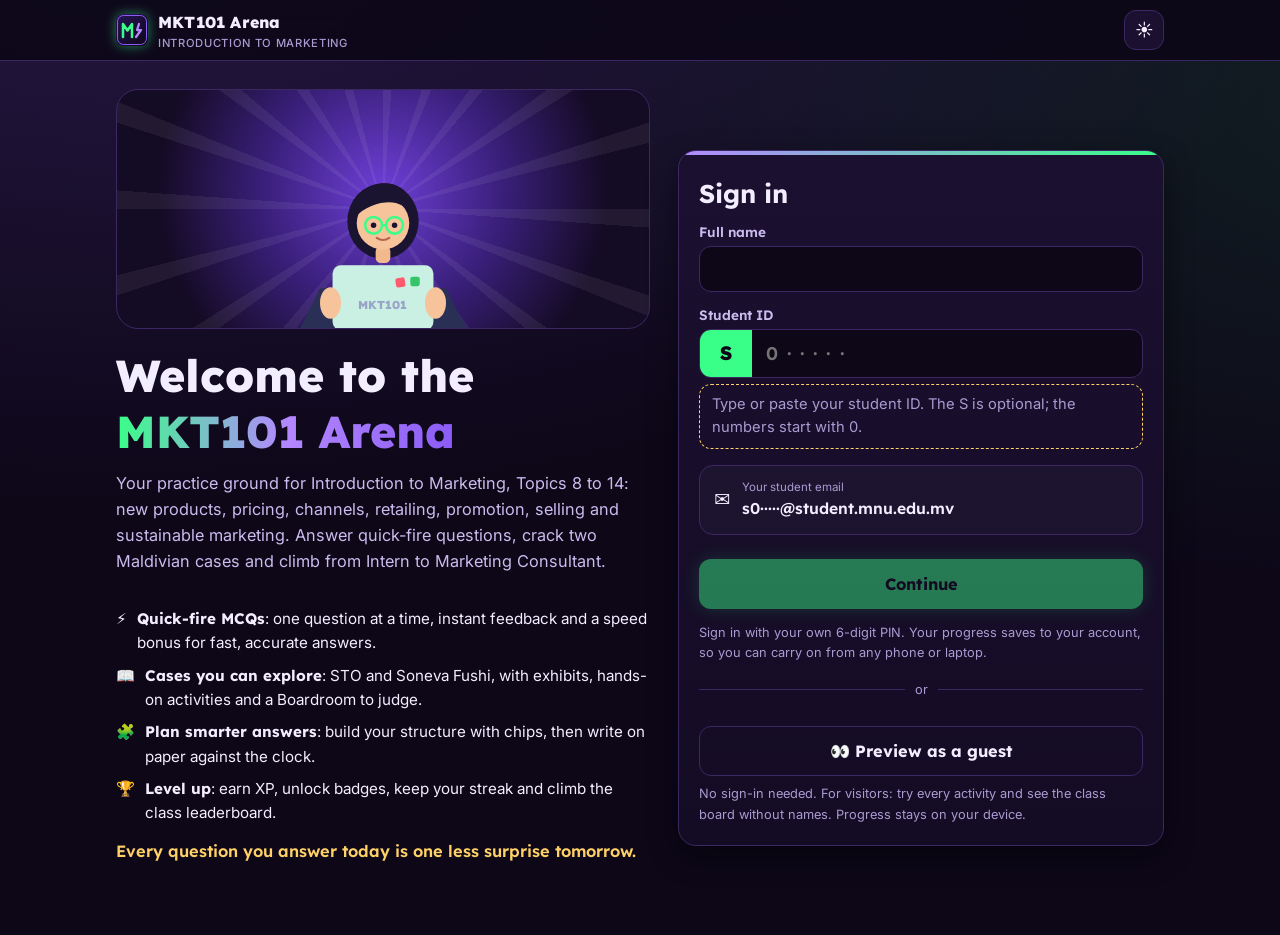
<file: index.html>
<!doctype html>
<html lang="en">
<head>
<meta charset="utf-8">
<meta name="viewport" content="width=device-width,initial-scale=1,viewport-fit=cover">
<title>MKT101 Arena</title>
<meta name="description" content="MKT101 Introduction to Marketing practice arena for Topics 8 to 14: quick-fire MCQs, written answers, two Maldivian cases, XP, levels and badges.">
<meta name="theme-color" content="#0d0718">
<script>try{var t=localStorage.getItem("mkt101_theme");if(t)document.documentElement.dataset.theme=JSON.parse(t)}catch(e){}</script>
<link rel="icon" href="assets/favicon.svg" type="image/svg+xml">
<link rel="manifest" href="manifest.webmanifest">
<link rel="apple-touch-icon" href="assets/apple-touch-icon.png">
<meta name="apple-mobile-web-app-capable" content="yes">
<meta name="apple-mobile-web-app-title" content="MKT101 Arena">
<meta name="mobile-web-app-capable" content="yes">
<link rel="preconnect" href="https://fonts.googleapis.com">
<link rel="preconnect" href="https://fonts.gstatic.com" crossorigin>
<link href="https://fonts.googleapis.com/css2?family=Lexend:wght@400;500;600;700;800&family=Inter:wght@400;500;600&family=DM+Serif+Display&display=swap" rel="stylesheet">
<link rel="stylesheet" href="engine/engine.css">
<link rel="stylesheet" href="course.css">
<link rel="stylesheet" href="lecture/lecture.css">
</head>
<body>
<a class="skip" href="javascript:void 0" onclick="var m=document.getElementById('main');if(m)m.focus()">Skip to content</a>
</style>
</head>
<body>
<header class="top"><div class="wrap">
  <a class="brand" href="#/"><img src="assets/favicon.svg" alt=""><span>MKT101 Arena<small>Introduction to Marketing</small></span></a>
  <div class="hud" id="hud"></div><button class="themebtn" id="tbtn" type="button" aria-label="Switch light or dark mode" title="Light / dark mode"></button>
</div></header>
<div id="app"></div>
<div id="toasts" aria-live="polite"></div>

<script src="course-config.js"></script>
<script src="roster.js"></script>
<script src="leaderboard.js"></script>
<script src="bank.js"></script>
<script src="bank-x.js"></script>
<script src="bank-s.js"></script>
<script src="bank-chips.js"></script>
<script src="bank-expert.js"></script>
<script src="bank-boss.js"></script>
<script src="story.js"></script>
<script src="notes.js"></script>
<script src="cases-data.js"></script>
<script src="case-extend.js"></script>
<script src="args.js"></script>
<script src="acts.js"></script>
<script src="engine/concepts.js"></script>
<script src="cloud-config.js"></script>
<script>/* the Firebase SDK loads only when the cloud is switched on (cloud-config.js), or for emulator tests on localhost (?emu=1) */
if((typeof CLOUD_ON!=='undefined'&&CLOUD_ON===true&&CLOUD_CONFIG&&CLOUD_CONFIG.apiKey)||(/^(localhost|127\.0\.0\.1)$/.test(location.hostname)&&/[?&]emu=1\b/.test(location.search)))document.write('<script src="vendor/firebase.js"><\/script>')</script>
<script src="engine/cloud.js"></script>
<script src="engine/install.js"></script>
<script src="engine/coverage.js"></script>
<script src="engine/presence.js"></script>
<script src="engine/core.js"></script>
<script src="course.js"></script>
<script src="engine/feat.js"></script>
<script src="engine/avatar.js"></script>
<script src="engine/names.js"></script>
<script src="engine/dash.js"></script>
<script src="engine/paper.js"></script>
<script src="engine/social.js"></script>
<script src="engine/notes.js"></script>
<script src="engine/chips.js"></script>
<script src="engine/expert.js"></script>
<script src="engine/agg.js"></script>
<script src="engine/fun.js"></script>
<script src="engine/cheer.js"></script>
<script src="engine/wild.js"></script>
<script src="engine/qbank.js"></script>
<script src="engine/reports.js"></script>
<script src="engine/activity.js"></script>
<script src="engine/release.js"></script>
<script src="engine/simple.js"></script>
<script src="rts.js"></script>
<script src="engine/rts.js"></script>
<script src="engine/discuss.js"></script>
<script src="cmarks.js"></script>
<script src="engine/guest.js"></script>
<script src="lecture/ch13.js"></script>
<script src="lecture/lecture.js"></script>
<script src="engine/boot.js"></script>
</body>
</html>
</file>
<file: engine/engine.css>
/* MKT Arena engine styles: shared by both courses (identical in both repos). Course colours and course-only styles are in course.css. */
.themebtn{flex:none;width:40px;height:40px;border-radius:12px;border:1px solid var(--line);background:var(--card);color:var(--ink);font-size:1.1rem;display:grid;place-items:center;margin-left:8px}
.themebtn:hover{border-color:var(--teal)}
.dots{display:flex;flex-wrap:wrap;gap:6px}
.dot{width:34px;height:34px;border-radius:50%;border:1px solid var(--line);background:var(--sunk);color:var(--ink2);font:700 .8rem Lexend;display:grid;place-items:center;padding:0}
.dot.part{border-color:var(--gold);color:var(--gold)}
.dot.done{background:var(--green);border-color:var(--green);color:var(--on)}
.dot.on{outline:2px solid var(--teal);outline-offset:2px}
.routes{display:grid;grid-template-columns:repeat(3,1fr);gap:8px}
@media (max-width:640px){.routes{grid-template-columns:1fr}}
.route{display:grid;grid-template-columns:auto 1fr;column-gap:10px;align-items:center;text-align:left;padding:12px;border-radius:14px;border:1px solid var(--line);background:var(--sunk);color:var(--ink)}
.route:hover{border-color:var(--teal)}
.route span{grid-row:span 2;font-size:1.5rem}
.route b{font-family:Lexend}
.route small{color:var(--muted);font-size:.8rem;line-height:1.35}
textarea.answer{min-height:220px;font:16px/1.6 Inter,sans-serif}
.ck{list-style:none;padding:0;margin:6px 0 12px;display:grid;gap:6px}
.ck li{display:flex;gap:8px;align-items:flex-start;font-size:.93rem}
.ck li i{font-style:normal;flex:none;width:1.3em;text-align:center}
.ck li.no{color:var(--muted)}
.autob{display:flex;gap:12px;align-items:center;padding:12px 14px;border-radius:14px;border:1px solid var(--line);background:var(--sunk);margin:10px 0}
.autob b.big{font:800 1.8rem Lexend;color:var(--teal)}
.mic.on{background:var(--red);color:#fff;border-color:var(--red)}
.interim{font-size:.88rem;color:var(--muted);font-style:italic;min-height:1.2em}
.mark b.big{font:800 1.3rem Lexend;color:var(--gold)}
.flagnote{font-size:.85rem;color:var(--gold);margin-top:6px}
.mqi{border:1px solid var(--line);border-radius:14px;padding:12px;margin-top:10px;background:var(--sunk)}
.answerprev{white-space:normal;font-size:.92rem;line-height:1.55;max-height:260px;overflow:auto;padding:10px;border-radius:10px;border:1px solid var(--line);background:var(--card);margin-top:8px}
/* lecturer: student profile */
.inbox .note{border-left:3px solid var(--teal);background:var(--sunk);border-radius:0 12px 12px 0;padding:10px 12px;margin-top:8px}
.lb .r.click,tr.click{cursor:pointer}
.lb .r.click:hover,tr.click:hover td{background:var(--w08)}
.lb .r.click:focus-visible,tr.click:focus-visible{outline:2px solid var(--teal);outline-offset:-2px}
.prof-h{display:grid;grid-template-columns:auto 1fr;gap:16px;align-items:center}
@media (max-width:560px){.prof-h{grid-template-columns:1fr}}
.prof-h .av{width:72px;height:72px;border-radius:20px;display:grid;place-items:center;font:800 1.6rem Lexend;background:linear-gradient(135deg,var(--teal),var(--violet));color:var(--on)}
.kv{display:grid;grid-template-columns:repeat(auto-fit,minmax(150px,1fr));gap:8px;margin-top:12px}
.kv div{background:var(--sunk);border:1px solid var(--line);border-radius:12px;padding:8px 10px;font-size:.85rem}
.kv b{display:block;font:700 .95rem Lexend;word-break:break-all}
.heat{display:grid;grid-template-rows:repeat(7,14px);grid-auto-flow:column;grid-auto-columns:14px;gap:3px;margin:8px 0}
.heat i{border-radius:3px;background:var(--w10)}
.heat i.on{background:var(--teal)}
.heat i.today{outline:2px solid var(--gold)}
.pb{display:grid;grid-template-columns:minmax(120px,1.2fr) 2fr auto;gap:10px;align-items:center;padding:7px 0;border-bottom:1px dashed var(--line);font-size:.88rem}
.pb:last-child{border:0}
@media (max-width:560px){.pb{grid-template-columns:1fr auto}.pb .bar{grid-column:1/-1}}
.psec{margin-bottom:16px}
.psec>h2{margin-bottom:8px}
.bsm{display:inline-flex;align-items:center;gap:6px;padding:5px 10px;border-radius:999px;border:1px solid var(--line);font-size:.8rem;margin:3px;background:var(--sunk)}
.bsm.got{border-color:var(--gold)}
.bsm.no{opacity:.45}
label.inl{display:inline-flex;gap:6px;align-items:center;margin:0}
label.inl select,label.inl input{font:16px Inter;padding:6px 8px;border-radius:10px;border:1px solid var(--line);background:var(--field);color:var(--ink)}
label.inl input{width:76px}
.bands{display:grid;gap:6px;margin-bottom:12px}
.band{display:flex;gap:10px;align-items:center;padding:8px 12px;border-radius:12px;border:1px solid var(--line);background:var(--sunk);font:400 .9rem Inter;color:var(--ink);margin:0;cursor:pointer}
.band.on{border-color:var(--teal);background:var(--w0d)}
.band input{accent-color:var(--teal)}
.band b{font:800 1.05rem Lexend;min-width:16px}
details.mine{margin:6px 0 4px;padding:10px 12px;border:1px solid var(--line);border-radius:12px;background:var(--sunk)}
details.mine summary{cursor:pointer;font:600 .9rem Lexend}
details.mine p{margin:10px 0 0;font-size:.92rem;color:var(--ink2)}
.rv{display:flex;gap:10px;align-items:flex-start;font:400 .92rem/1.5 Inter;color:var(--ink);margin:8px 0;padding:8px 0;border-bottom:1px dashed var(--line);cursor:pointer}
.rv input{width:18px;height:18px;margin-top:3px;flex:none;accent-color:var(--teal)}
.sumlist{margin:0;padding-left:1.2em}
.sumlist li{margin-bottom:6px}
.pinbox{letter-spacing:.5em;font:600 1.2rem Lexend!important;text-align:center}
.sync{display:inline-flex;gap:6px;align-items:center;font:600 .78rem Lexend;padding:3px 10px;border-radius:999px;background:var(--w0d);color:var(--ink2)}
.sync.ok{color:var(--green)}
.sync.bad{color:var(--red)}
.live{display:inline-flex;align-items:center;gap:6px;font:700 .75rem Lexend;color:var(--red);letter-spacing:.06em}
.live i{width:8px;height:8px;border-radius:50%;background:var(--red);animation:blinkdot 1.4s infinite}
@keyframes blinkdot{50%{opacity:.25}}
.rst{margin-left:auto;min-height:30px!important;padding:3px 10px!important;font-size:.78rem!important}
.pill.save{cursor:pointer;color:var(--ink);font:600 .85rem Lexend}
.pill.save:hover{border-color:var(--teal)}
@media (max-width:640px){.pill .lbl{display:none}}
@media (max-width:440px){.brand>span{display:none}.hud{gap:6px}.pill{padding:5px 9px}.themebtn{margin-left:6px}}
.modal>.card{max-width:470px;width:100%;max-height:calc(100vh - 32px);overflow:auto;position:relative}
.modal .x{position:absolute;top:12px;right:12px;width:36px;height:36px;border-radius:10px;border:1px solid var(--line);background:var(--card);color:var(--ink);font-size:1.1rem}
.opt{display:flex;gap:12px;align-items:flex-start;width:100%;text-align:left;padding:14px;border-radius:14px;border:1px solid var(--line);background:var(--sunk);color:var(--ink);margin-top:10px}
.opt:hover{border-color:var(--teal)}
.opt .em{font-size:1.5rem;line-height:1}
.opt b{font-family:Lexend;display:block}
.opt small{color:var(--muted);font-size:.84rem}
#demo:fullscreen{overflow:auto;padding:32px max(16px,calc(50vw - 540px));background:var(--bg);font-size:1.1rem}
body{transition:background-color .3s,color .3s}
*{box-sizing:border-box}
html{-webkit-text-size-adjust:100%}
body{margin:0;background:var(--bgfx),var(--bg);
  color:var(--ink);font:16px/1.6 Inter,system-ui,sans-serif;min-height:100vh;overflow-x:hidden}
h1,h2,h3,h4,.lex{font-family:Lexend,Inter,sans-serif;line-height:1.25;margin:0 0 .5em}
h1{font-size:clamp(1.6rem,4.5vw,2.3rem);font-weight:800}
h2{font-size:clamp(1.25rem,3.4vw,1.6rem);font-weight:700}
h3{font-size:1.1rem;font-weight:700}
h4{font-size:1rem;font-weight:600;margin-top:1.2em}
p{margin:0 0 .9em}
a{color:var(--teal)}
button{font:inherit;cursor:pointer;-webkit-tap-highlight-color:transparent}
.wrap{max-width:1080px;margin:0 auto;padding:0 16px}
.muted{color:var(--muted)}
.hide{display:none!important}
/* top bar */
.top{position:sticky;top:0;z-index:20;background:var(--topbar);backdrop-filter:blur(10px);border-bottom:1px solid var(--line)}
.top .wrap{display:flex;align-items:center;gap:12px;height:60px}
.brand{display:flex;align-items:center;gap:10px;text-decoration:none;color:var(--ink);font-family:Lexend;font-weight:800;letter-spacing:.2px;white-space:nowrap}
.brand img{width:32px;height:32px}
.brand small{display:block;font:500 .7rem Inter;color:var(--muted);letter-spacing:.06em;text-transform:uppercase}
.hud{margin-left:auto;display:flex;align-items:center;gap:8px}
.pill{display:inline-flex;align-items:center;gap:6px;background:var(--card);border:1px solid var(--line);border-radius:999px;padding:5px 11px;font:600 .85rem Lexend;white-space:nowrap}
.pill.gold{color:var(--gold)}
.pill.fire{color:#ff9f43}
.xpmini{width:90px;height:8px;border-radius:9px;background:var(--shade);overflow:hidden}
.xpmini i{display:block;height:100%;background:linear-gradient(90deg,var(--teal),var(--blue));border-radius:9px;transition:width .6s}
@media (max-width:640px){.xpmini,.brand small{display:none}.hud .pill.lvl{display:none}}
nav.tabs{display:flex;gap:6px;overflow-x:auto;padding:10px 0;scrollbar-width:none}
nav.tabs::-webkit-scrollbar{display:none}
nav.tabs a{flex:none;text-decoration:none;color:var(--ink2);padding:7px 14px;border-radius:999px;font:600 .9rem Lexend;border:1px solid transparent}
nav.tabs a.on{background:var(--card2);color:var(--ink);border-color:var(--line)}
main{padding:18px 0 40px}
.card{background:linear-gradient(180deg,var(--card),var(--bg2));border:1px solid var(--line);border-radius:var(--r);padding:20px;box-shadow:var(--shadow)}
.grid{display:grid;gap:16px}
.g2{grid-template-columns:repeat(auto-fit,minmax(280px,1fr))}
.g3{grid-template-columns:repeat(auto-fit,minmax(220px,1fr))}
.btn{display:inline-flex;align-items:center;justify-content:center;gap:8px;border:0;border-radius:12px;padding:11px 18px;font:700 .95rem Lexend;color:var(--on);background:var(--teal);text-decoration:none;transition:transform .12s,filter .12s;min-height:44px}
.btn:active{transform:scale(.97)}
.btn.gold{background:var(--gold)}
.btn.ghost{background:transparent;color:var(--ink);border:1px solid var(--line)}
.btn.red{background:var(--red)}
.btn[disabled]{opacity:.45;cursor:not-allowed}
.btn.sm{padding:7px 12px;min-height:36px;font-size:.85rem}
.row{display:flex;flex-wrap:wrap;gap:10px;align-items:center}
/* sign in */
.gate{min-height:calc(100vh - 60px);display:grid;place-items:center;padding:30px 16px}
.gate .card{max-width:440px;width:100%}
label{display:block;font:600 .85rem Lexend;color:var(--ink2);margin:14px 0 6px}
input[type=text],input[type=password]{width:100%;font:16px Inter;padding:12px 14px;border-radius:12px;border:1px solid var(--line);background:var(--field);color:var(--ink)}
input[type=text]:focus,input[type=password]:focus{outline:2px solid var(--teal);outline-offset:1px}
textarea{width:100%;min-height:160px;font:14px/1.5 ui-monospace,monospace;padding:12px;border-radius:12px;border:1px solid var(--line);background:var(--field);color:var(--ink)}
.err{color:var(--red);font-size:.9rem;margin-top:8px}
/* ---- sign-in ---- */
.gate2{min-height:calc(100vh - 60px);display:grid;grid-template-columns:1.1fr 1fr;grid-template-areas:'top card' 'more card';column-gap:28px;row-gap:4px;align-content:center;align-items:center;max-width:1080px;margin:0 auto;padding:28px 16px}
.gate2 .intro{grid-area:top;align-self:end}
.gate2 .more{grid-area:more;align-self:start}
.gate2 .signcard{grid-area:card}
@media (max-width:860px){.gate2{grid-template-columns:1fr;grid-template-areas:'top' 'card' 'more';row-gap:18px;padding-top:16px}}
.intro h1{font-size:clamp(1.9rem,6vw,2.8rem);margin:.4em 0 .25em}
.intro h1 span{background:linear-gradient(90deg,var(--teal),var(--blue),var(--gold));-webkit-background-clip:text;background-clip:text;color:transparent}
.intro .lead{color:var(--ink2);font-size:1.02rem}
.perks{list-style:none;padding:0;margin:14px 0;display:grid;gap:8px}
.perks li{display:flex;gap:10px;align-items:flex-start;font-size:.95rem}
.perks li b{font-family:Lexend}
.motto{min-height:3.2em;font:600 1.02rem/1.45 Lexend;color:var(--gold);transition:opacity .5s}
.scene{position:relative;height:240px;border-radius:22px;overflow:hidden;background:var(--scene);border:1px solid var(--line);perspective:600px}
@media (max-width:860px){.scene{height:200px}}
.scene::before{content:"";position:absolute;inset:-50%;background:repeating-conic-gradient(from 0deg at 50% 50%,var(--w10) 0 4deg,transparent 4deg 18deg);animation:spin 40s linear infinite}
@keyframes spin{to{transform:rotate(360deg)}}
.fly.w{width:70px;background:linear-gradient(90deg,var(--pink),var(--violet))}
@keyframes fly{0%{transform:translate(0,0) scale(.15);opacity:0}15%{opacity:1}100%{transform:translate(var(--x),var(--y)) scale(1.7);opacity:0}}
.hero-svg{position:absolute;left:50%;bottom:-6px;width:210px;transform:translateX(-50%);animation:bob 3s ease-in-out infinite}
@media (max-width:860px){.hero-svg{width:175px}}
@keyframes bob{50%{transform:translateX(-50%) translateY(-4px)}}
.blink{animation:blink 4s infinite;transform-origin:center 63px}
@keyframes blink{0%,92%,100%{transform:scaleY(1)}95%{transform:scaleY(.1)}}
.glow{animation:glow 1.8s ease-in-out infinite alternate}
@keyframes glow{from{opacity:.55}to{opacity:1}}
.signcard{position:relative;overflow:hidden}
.signcard::before{content:"";position:absolute;left:0;right:0;top:0;height:4px;background:linear-gradient(90deg,var(--blue),var(--teal))}
.idrow{display:flex;border:1px solid var(--line);border-radius:12px;overflow:hidden;background:var(--field)}
.idrow:focus-within{outline:2px solid var(--teal);outline-offset:1px}
.idrow .pre{flex:none;width:52px;display:grid;place-items:center;background:var(--teal);color:var(--on);font:800 1.2rem Lexend}
.idrow input{border:0!important;outline:0!important;background:transparent!important;letter-spacing:.45em;font:600 1.15rem Lexend!important;padding:12px 14px!important}
.hint{font-size:.8rem;color:var(--muted);margin-top:6px}
.mail{display:flex;gap:12px;align-items:center;margin-top:16px;padding:12px 14px;border-radius:14px;border:1px solid var(--line);background:var(--w06);transition:border-color .3s,background .3s}
.mail small{display:block;font-size:.72rem;color:var(--muted)}
.mail b{font:600 .98rem Lexend;word-break:break-all}
.mail .st{font:700 .75rem Lexend;margin-left:6px}
.mail>div{min-width:0}
.mail b{overflow-wrap:anywhere}
@media (max-width:420px){.mail b{font-size:.9rem}}
.mail.ok .st{color:var(--green)}
.mail.no .st{color:var(--red)}
.signcard .btn{width:100%;margin-top:16px;min-height:50px;font-size:1.02rem}
@media (prefers-reduced-motion:reduce){.fly{display:none}}
/* dashboard */
.hero{display:grid;grid-template-columns:auto 1fr;gap:20px;align-items:center}
@media (max-width:560px){.hero{grid-template-columns:1fr;text-align:center}.hero .ring{margin:0 auto}}
.ring{--p:0;width:130px;height:130px;border-radius:50%;background:conic-gradient(var(--teal) calc(var(--p)*1%),var(--w14) 0);display:grid;place-items:center;position:relative}
.ring::before{content:"";position:absolute;inset:10px;border-radius:50%;background:var(--card)}
.ring b{position:relative;font:800 1.9rem Lexend}
.ring small{position:relative;display:block;font:600 .7rem Lexend;color:var(--muted);text-align:center;margin-top:-4px}
.stats{display:grid;grid-template-columns:repeat(4,1fr);gap:10px;margin-top:14px}
@media (max-width:560px){.stats{grid-template-columns:repeat(2,1fr)}}
.stat{background:var(--sunk);border:1px solid var(--line);border-radius:14px;padding:10px;text-align:center}
.stat b{display:block;font:800 1.3rem Lexend}
.stat span{font-size:.75rem;color:var(--muted)}
.mission{display:flex;align-items:center;gap:12px;padding:10px 0;border-bottom:1px dashed var(--line)}
.mission:last-child{border:0}
.tick{width:26px;height:26px;flex:none;border-radius:50%;border:2px solid var(--line);display:grid;place-items:center;font-size:.8rem}
.tick.on{background:var(--green);border-color:var(--green);color:var(--on)}
.bar{height:8px;border-radius:8px;background:var(--w14);overflow:hidden}
.bar i{display:block;height:100%;background:var(--gold)}
.zone{position:relative;overflow:hidden;text-decoration:none;color:var(--ink);display:block;transition:transform .15s}
.zone:hover{transform:translateY(-3px)}
.zone .em{font-size:2.2rem}
.zone .lock{position:absolute;top:14px;right:14px;font:600 .75rem Lexend;background:var(--shade);padding:3px 9px;border-radius:999px;color:var(--ink2)}
.chipline{display:flex;flex-wrap:wrap;gap:6px;margin-top:8px}
.tag{font:600 .72rem Lexend;padding:3px 9px;border-radius:999px;background:var(--w12);color:var(--ink2)}
/* badges */
.badges{display:grid;grid-template-columns:repeat(auto-fill,minmax(130px,1fr));gap:12px}
.badge{text-align:center;padding:16px 10px;border-radius:16px;background:var(--sunk);border:1px solid var(--line)}
.badge .ico{font-size:2.1rem;filter:grayscale(1) opacity(.35)}
.badge.got .ico{filter:none}
.badge b{display:block;font:700 .85rem Lexend;margin-top:6px}
.badge span{font-size:.72rem;color:var(--muted)}
/* case */
.casehead{border-radius:var(--r);padding:22px;background:linear-gradient(135deg,var(--c,#ff7a59)33,var(--card) 60%);border:1px solid var(--line);margin-bottom:14px}
.subnav{display:flex;gap:6px;overflow-x:auto;margin:0 0 14px;scrollbar-width:none}
.subnav button{flex:none;border:1px solid var(--line);background:var(--card);color:var(--ink2);padding:8px 14px;border-radius:12px;font:600 .88rem Lexend}
.subnav button.on{background:var(--teal);color:var(--on);border-color:var(--teal)}
.reader{display:grid;grid-template-columns:230px 1fr;gap:16px;align-items:start}
@media (max-width:820px){.reader{grid-template-columns:1fr}.toc{display:none}}
.toc{position:sticky;top:76px;padding:12px}
.toc a{display:flex;gap:8px;align-items:center;padding:6px 8px;border-radius:10px;color:var(--ink2);text-decoration:none;font-size:.88rem}
.toc a:hover{background:var(--w0d)}
.toc a .d{width:8px;height:8px;border-radius:50%;background:var(--line);flex:none}
.toc a.read .d{background:var(--green)}
.sec{scroll-margin-top:80px;margin-bottom:16px}
.sec .num{font:800 .8rem Lexend;color:var(--teal);letter-spacing:.08em}
.sec ul,.sec ol{padding-left:1.2em;margin:0 0 .9em}
.sec li{margin-bottom:.35em}
.people{display:grid;grid-template-columns:repeat(auto-fit,minmax(200px,1fr));gap:10px;margin:12px 0}
.person{background:var(--sunk);border:1px solid var(--line);border-radius:14px;padding:12px}
.person b{font-family:Lexend}
.person span{display:block;font-size:.78rem;color:var(--gold);margin-bottom:4px}
.person p{font-size:.9rem;color:var(--ink2);margin:0}
table{width:100%;border-collapse:collapse;font-size:.9rem}
th,td{text-align:left;padding:8px 10px;border-bottom:1px solid var(--line);vertical-align:top}
th{font:600 .8rem Lexend;color:var(--ink2);background:var(--w08)}
.tablewrap{overflow-x:auto;-webkit-overflow-scrolling:touch}
table.wide{min-width:560px}
select{font:15px Inter;padding:9px 10px;border-radius:10px;border:1px solid var(--line);background:var(--field);color:var(--ink);max-width:100%;min-height:40px}
.sortrow{display:grid;grid-template-columns:1fr;gap:8px;padding:10px 0;border-bottom:1px dashed var(--line)}
.sortrow .row select{flex:1 1 140px}
.sortrow>*{min-width:0}
.sortrow select{max-width:100%;min-width:0}
@media (min-width:700px){.sortrow{grid-template-columns:1fr 260px;align-items:center}.sortrow:has(.row){grid-template-columns:160px 1fr}}
.ok-t{color:var(--green)}
.no-t{color:var(--gold)}
.subnav button[disabled]{cursor:not-allowed}
/* boardroom */
.arg{display:grid;grid-template-columns:48px 1fr;gap:12px}
.avatar{width:48px;height:48px;border-radius:14px;display:grid;place-items:center;font:800 1.1rem Lexend;color:var(--on)}
.arg q{display:block;font-size:1.02rem;margin:4px 0 10px;quotes:none}
.verdicts{display:flex;gap:8px;flex-wrap:wrap}
.verdicts button{border:1px solid var(--line);background:var(--sunk);color:var(--ink);border-radius:10px;padding:8px 14px;font:600 .88rem Lexend;min-height:40px}
.verdicts button.pick-strong{background:var(--green);color:var(--on)}
.verdicts button.pick-mixed{background:var(--gold);color:var(--on)}
.verdicts button.pick-weak{background:var(--red);color:var(--on)}
.fb{margin-top:10px;padding:10px 12px;border-radius:12px;font-size:.92rem;background:var(--w0a)}
.fb.ok{border-left:3px solid var(--green)}
.fb.no{border-left:3px solid var(--gold)}
/* practice */
.qcard{margin-bottom:16px}
.qmeta{display:flex;gap:8px;flex-wrap:wrap;margin-bottom:8px}
.steps{display:flex;gap:6px;margin:14px 0}
.steps span{flex:1;text-align:center;font:600 .75rem Lexend;padding:6px;border-radius:10px;background:var(--w0a);color:var(--muted)}
.steps span.on{background:var(--card2);color:var(--ink)}
.steps span.done{color:var(--green)}
.chips{display:flex;flex-wrap:wrap;gap:8px}
.chip{border:1px solid var(--line);background:var(--sunk);color:var(--ink);border-radius:12px;padding:9px 12px;font-size:.9rem;text-align:left;line-height:1.35;min-height:40px}
.chip.sel{background:var(--blue);color:var(--on);border-color:var(--blue)}
.chip.miss{border-style:dashed;border-color:var(--gold)}
.plan{background:var(--sunk);border:1px dashed var(--line);border-radius:14px;padding:12px;margin:12px 0;min-height:56px}
.plan ol{margin:0;padding-left:1.3em}
.timer{font:800 clamp(2.4rem,9vw,3.6rem) Lexend;text-align:center;letter-spacing:2px;margin:6px 0}
.timer.warn{color:var(--gold)}
.timer.over{color:var(--red)}
.checks label{display:flex;gap:10px;align-items:flex-start;font:400 .95rem Inter;color:var(--ink);margin:8px 0;cursor:pointer}
.checks input{width:20px;height:20px;margin-top:2px;accent-color:var(--teal)}
/* leaderboard */
.lb .r{display:grid;grid-template-columns:44px 1fr auto;gap:10px;align-items:center;padding:10px 6px;border-bottom:1px solid var(--line)}
.lb .pos{font:800 1.1rem Lexend;text-align:center}
.lb .pos.p1{color:var(--gold)}
.lb .pos.p2{color:var(--ink2)}
.lb .pos.p3{color:#ff9f43}
.code{word-break:break-all;font:13px ui-monospace,monospace;background:var(--field);border:1px solid var(--line);border-radius:12px;padding:12px}
/* toast */
#toasts{position:fixed;left:50%;bottom:20px;transform:translateX(-50%);z-index:50;display:grid;gap:8px;width:min(92vw,380px)}
.toast{background:var(--card2);border:1px solid var(--gold);border-radius:14px;padding:12px 14px;display:flex;gap:12px;align-items:center;box-shadow:var(--shadow);animation:pop .35s ease-out}
.toast .em{font-size:1.6rem}
@keyframes pop{from{transform:translateY(20px) scale(.95);opacity:0}to{transform:none;opacity:1}}
@media (prefers-reduced-motion:reduce){*{animation:none!important;transition:none!important}}
footer{border-top:1px solid var(--line);padding:18px 0 28px;color:var(--muted);font-size:.85rem}
footer .row{justify-content:space-between}
/* engine features: hidden until the combined Firestore rules are published */
body:not(.rules2) [data-need=rules]{display:none!important}
.rpt{white-space:nowrap;min-height:30px!important;padding:3px 10px!important;font-size:.78rem!important}
.qmeta .rpt{margin-left:6px}
/* avatars and the avatar builder */
.avsvg{display:block;border-radius:50%;flex:none}
.lb .r .avsvg{margin-right:2px}
.avrow{margin:0 0 14px}.avrow>b{display:block;font-size:.85rem;margin-bottom:6px}
.avopts{display:flex;flex-wrap:wrap;gap:6px}
.avo{display:inline-flex;align-items:center;gap:6px;min-height:40px;padding:6px 12px;border-radius:12px;border:1px solid var(--line);background:var(--sunk);color:var(--ink2);font:600 .85rem Inter;cursor:pointer}
.avo.on{border-color:var(--teal);color:var(--ink);background:color-mix(in srgb,var(--teal) 14%,var(--card))}
.avo .sw{width:18px;height:18px;border-radius:50%;display:inline-block;border:1px solid var(--line)}
.uname{font-weight:500;font-size:.85em}
.lb .r.av{grid-template-columns:36px 36px minmax(0,1fr) auto}
/* ---------- dashboard (engine/dash.js) ---------- */
.hero.dash{grid-template-columns:auto 1fr}
.dav{position:relative;display:block;width:112px;height:112px;border-radius:50%;text-decoration:none}
.dav .avsvg{display:block;border-radius:50%;box-shadow:0 0 0 3px var(--teal)}
.dav .tag{position:absolute;bottom:-6px;left:50%;transform:translateX(-50%);white-space:nowrap;font-size:.72rem}
.lvline{display:flex;justify-content:space-between;gap:8px;flex-wrap:wrap;margin:10px 0 6px;font-size:.9rem}
a.stat{color:inherit;text-decoration:none}
@media (max-width:560px){.hero.dash{grid-template-columns:1fr}.dav{margin:0 auto 6px}.lvline{justify-content:center}}
.sblocks{margin-top:14px}
.sbrow{display:flex;flex-wrap:wrap;gap:4px;margin-top:8px;align-items:center}
.sb{width:20px;height:20px;border-radius:5px;background:var(--w10);display:grid;place-items:center;font-size:.7rem;font-style:normal}
.sb.on{background:linear-gradient(135deg,var(--gold),var(--pink))}
.sb.fz{background:var(--blue)}
.sb.today{background:transparent;outline:2px dashed var(--gold);outline-offset:-2px}
.sbmore{font-size:.78rem;margin-right:2px}
.next{display:flex;gap:14px;align-items:center;margin-top:16px;border-color:var(--teal)}
.next .em{font-size:2rem}
@media (max-width:560px){.next{flex-wrap:wrap}.next .btn{width:100%}}
.cdnum{font-size:1.5rem;font-weight:800;margin:6px 0 10px;color:var(--gold)}
.cdgrid{display:grid;gap:3px}
.cdrow{display:grid;grid-template-columns:44px repeat(7,1fr);gap:3px;align-items:center}
.cdrow.cdh b{font:600 .7rem Lexend;color:var(--muted);text-align:center}
.cdw{font:600 .68rem Lexend;color:var(--muted)}
.cdrow.w14 .cdw{color:var(--gold)}
.cdrow i,.cdkey i.k{aspect-ratio:1;max-height:30px;border-radius:5px;background:var(--w08);display:grid;place-items:center;font-size:.72rem;font-style:normal}
.cdrow i.we,.cdkey i.we{background:repeating-linear-gradient(135deg,var(--w14) 0 3px,transparent 3px 6px),var(--w08)}
.cdrow i.miss{opacity:.55}
.cdrow i.on,.cdkey i.on{background:var(--teal);opacity:1}
.cdrow i.fz{background:var(--blue)}
.cdrow i.today,.cdkey i.today{outline:2px solid var(--gold);outline-offset:-2px}
.cdrow i.out{visibility:hidden}
.cdkey{display:flex;flex-wrap:wrap;gap:6px 14px;font-size:.76rem;margin:10px 0 0}
.cdkey span{display:inline-flex;align-items:center;gap:5px}
.cdkey i.k{width:13px;height:13px;display:inline-block}
.rdrow{display:grid;grid-template-columns:minmax(0,1.3fr) 1fr auto auto;gap:10px;align-items:center;padding:7px 0;border-top:1px solid var(--line);color:inherit;text-decoration:none;font-size:.88rem}
.rdrow:first-of-type{border-top:0}
.rdrow .rdl{overflow:hidden;text-overflow:ellipsis;white-space:nowrap}
.rdrow .bar{margin:0}
.fcard{display:flex;flex-direction:column;gap:10px;align-items:center;justify-content:center;text-align:center;width:100%;min-height:220px;margin-top:14px;cursor:pointer;font:inherit;color:inherit;font-size:1.05rem}
.fcard b{font-size:1.4rem}
.fcard.flip{border-color:var(--teal)}
#rvbody .mopts{display:grid;gap:8px;margin-top:8px}
#rvbody .mopt{text-align:left;padding:12px 14px;border-radius:12px;border:1px solid var(--line);background:var(--card2);color:inherit;font:inherit;cursor:pointer}
#rvbody .mopt.ok{border-color:var(--green);background:color-mix(in srgb,var(--green) 18%,transparent)}
#rvbody .mopt.bad{border-color:var(--red);background:color-mix(in srgb,var(--red) 18%,transparent)}
.hud .avpill{display:inline-flex;border-radius:50%;line-height:0}
.hud .avpill .avsvg{border-radius:50%}
@media (max-width:360px){.hud .avpill{display:none}}
/* practice paper */
.pphead{position:sticky;top:0;z-index:5;display:flex;justify-content:space-between;align-items:center;gap:10px;flex-wrap:wrap;padding:10px 14px;margin:0 0 12px;border:1px solid var(--line);border-radius:14px;background:var(--card);box-shadow:0 6px 18px rgba(0,0,0,.18)}
.pphead .timer{font-size:1.5rem;margin:0;letter-spacing:1px}
.ppq{margin-top:12px}.ppq textarea{width:100%;margin-top:10px}
.ppq .btn.on{border-color:var(--teal);background:color-mix(in srgb,var(--teal) 16%,transparent)}
.mopt.on{border-color:var(--teal);background:color-mix(in srgb,var(--teal) 18%,var(--card))}
.ppchk{display:flex;flex-wrap:nowrap;gap:8px;align-items:flex-start;margin:6px 0;font-size:.92rem;cursor:pointer}.ppchk input{margin-top:3px;flex:none;width:18px;height:18px}
.ppbrief{margin:6px 0;font-size:.92rem}.ppbrief>div{padding:8px 0;max-height:50vh;overflow:auto}
.ppans{white-space:pre-wrap;background:var(--sunk,rgba(0,0,0,.15));border:1px solid var(--line);border-radius:12px;padding:10px 12px;margin:8px 0;font-size:.92rem;overflow-wrap:anywhere}
.ppck{margin-top:10px}
#pplink{margin-top:10px}
.ppsec{padding:10px 0;border-top:1px solid var(--line)}.ppsec:first-of-type{border-top:0}.ppsec .bar{margin-top:6px}
/* quiz options (shared; a course may restyle them) */
.mopts{display:grid;gap:10px;margin-top:6px}
.mopt{display:flex;gap:12px;align-items:flex-start;width:100%;text-align:left;padding:13px 14px;border-radius:14px;border:1px solid var(--line);background:var(--sunk,rgba(0,0,0,.12));color:var(--ink);font:500 1rem/1.4 Inter,sans-serif;min-height:52px;cursor:pointer}
.mopt:not([disabled]):hover{border-color:var(--teal)}
.mopt.good{border-color:var(--green);background:color-mix(in srgb,var(--green) 16%,var(--card))}
.mopt.bad{border-color:var(--red);background:color-mix(in srgb,var(--red) 14%,var(--card))}
.mopt[disabled]{cursor:default}
/* playing together */
.hud .bell{position:relative;text-decoration:none}.hud .bell b{position:absolute;top:-6px;right:-6px;min-width:18px;height:18px;border-radius:9px;background:var(--red);color:#fff;font:800 .7rem/18px Lexend;text-align:center;padding:0 4px}
.chpick{display:flex;flex-wrap:wrap;gap:8px;max-height:46vh;overflow:auto}
.chpick .chip.on{border-color:var(--teal);background:color-mix(in srgb,var(--teal) 20%,transparent)}
.note.new .rdl{font-weight:700}.note .em{flex:none}
.hints{margin-top:10px}.hint{margin:6px 0;padding:8px 12px;border-radius:12px;border:1px dashed var(--gold);font-size:.92rem}
/* accessibility: a visible focus ring for keyboard users, and the skip link */
:where(a,button,input,select,textarea,summary,[tabindex]):focus-visible{outline:2px solid var(--teal);outline-offset:2px}
main:focus{outline:none}
.skip{position:absolute;left:8px;top:-60px;z-index:100;padding:10px 14px;border-radius:10px;background:var(--card);color:var(--ink);border:1px solid var(--teal);font-weight:700}
.skip:focus{top:8px}
.verban{position:sticky;top:0;z-index:60;display:flex;gap:10px;align-items:center;justify-content:center;flex-wrap:wrap;padding:10px 44px 10px 14px;background:color-mix(in srgb,var(--teal) 22%,var(--card));border-bottom:1px solid var(--teal);font-size:.92rem;text-align:center}
.verban .x{position:absolute;right:8px;top:6px;background:none;border:0;color:var(--ink);font-size:1rem;cursor:pointer;padding:6px}

/* ---------- simple home ("Today"), My progress, lecturer home, View as student (engine/simple.js) ---------- */
.sr{position:absolute;width:1px;height:1px;overflow:hidden;clip:rect(0 0 0 0);white-space:nowrap}
#main>.card+.card,#main>.card+.ttiles,#main>.ttiles+.card{margin-top:12px}
.thead{display:flex;gap:12px;align-items:center;padding:12px 14px}
.tav{flex:none;border-radius:50%;display:block;line-height:0}.thead .tav .avsvg{width:56px;height:56px}.tav .avsvg{border-radius:50%;box-shadow:0 0 0 3px var(--teal)}
.tmain{flex:1;min-width:0}.tnm{display:flex;justify-content:space-between;align-items:center;gap:8px}
.tname{color:var(--ink);text-decoration:none;min-width:0;overflow:hidden;text-overflow:ellipsis;white-space:nowrap}.tname b{font-size:1.12rem}.tname .muted{font-size:.85rem}
.tedit{text-decoration:none;flex:none;white-space:nowrap}
.thead .lvline{margin:6px 0 5px;font-size:.84rem}.thead .bar{height:6px}
.tstreak{display:flex;align-items:center;gap:8px;margin-top:8px;font-size:.88rem}.tstreak .sbrow{margin:0;gap:3px;flex-wrap:nowrap}.tstreak .sb{width:14px;height:14px;font-size:.5rem;border-radius:4px}.tstreak .tag{margin-left:auto;white-space:nowrap}
.tcd{display:flex;align-items:center;gap:10px;padding:12px 16px;flex-wrap:wrap}
.tcdl{flex:1;display:flex;align-items:center;justify-content:space-between;gap:12px;color:var(--ink);text-decoration:none;min-width:0}
.tcdl>span:first-child{display:flex;flex-direction:column}.tcdn{font-size:1.15rem}.tcdl .muted{font-size:.82rem}
.minicd{display:flex;gap:2px;flex:none}.minicd span{display:grid;grid-template-rows:repeat(7,7px);gap:2px}
.minicd i{width:7px;height:7px;border-radius:2px;background:var(--w14)}.minicd i.on{background:var(--teal)}.minicd i.miss{background:var(--w08)}
.minicd i.today{outline:1.5px solid var(--gold);outline-offset:0}.minicd i.end{background:var(--pink,var(--gold))}.minicd i.out{visibility:hidden}
#main>.next{margin-top:12px;padding:12px 14px;flex-wrap:nowrap;gap:10px}#main>.next h2{font-size:1.02rem;line-height:1.25}#main>.next .em{font-size:1.6rem}#main>.next p{font-size:.82rem!important}#main>.next .btn{width:auto;flex:none;padding:9px 14px}
.trow{padding:12px}.tchips{display:grid;grid-template-columns:repeat(3,1fr);gap:8px}.lchips{grid-template-columns:repeat(4,1fr)}
.tchip{display:flex;align-items:center;gap:8px;background:var(--sunk);border:1px solid var(--line);border-radius:14px;padding:8px 10px;color:var(--ink);text-decoration:none;font:inherit;text-align:left;cursor:pointer;min-width:0}
.tchip>span:last-child{display:flex;flex-direction:column;min-width:0}.tchip b{font:700 .92rem Lexend;white-space:nowrap}.tchip small{font-size:.72rem;color:var(--muted);white-space:nowrap}
.tico{font-size:1.3rem;flex:none}
.tring{--p:0;flex:none;width:26px;height:26px;border-radius:50%;background:conic-gradient(var(--teal) calc(var(--p)*1%),var(--w14) 0);display:grid;place-items:center;position:relative}
.tring::before{content:"";position:absolute;inset:4px;border-radius:50%;background:var(--card)}.tring b{position:relative;font:700 .78rem Lexend}
.tml .mission{margin-top:8px}
.tinv{display:flex;align-items:center;gap:12px;padding:12px 16px}.tinv .em{font-size:1.6rem}
.ttiles{display:grid;grid-template-columns:repeat(2,1fr);gap:10px;margin-top:12px}
@media (min-width:900px){.ttiles{grid-template-columns:repeat(4,1fr)}}
.ttile{display:flex;align-items:center;gap:10px;padding:12px}.ttile .em{font-size:1.6rem;flex:none}.ttile>span:last-child{display:flex;flex-direction:column;min-width:0}.ttile b{font-size:.92rem;line-height:1.2}.ttile small{font-size:.76rem;line-height:1.25;margin-top:2px}
@media (max-width:420px){.tchips{gap:6px}.tchip{padding:7px;gap:6px}.tico{font-size:1.1rem}.lchips{grid-template-columns:repeat(2,1fr)}}
.lbtns{display:flex;flex-wrap:wrap;gap:8px;margin-top:12px}.lbtns .btn{flex:1 1 160px}
.psum{display:grid;grid-template-columns:repeat(auto-fit,minmax(130px,1fr));gap:8px;margin-top:12px}
.psum div{background:var(--sunk);border:1px solid var(--line);border-radius:12px;padding:8px 10px;font-size:.78rem;color:var(--muted)}.psum b{display:block;font:700 .95rem Lexend;color:var(--ink);overflow-wrap:anywhere}
.psrisk{margin:8px 0 0;font-size:.88rem;padding:6px 10px;border-radius:10px;background:var(--sunk)}.psrisk.bad{color:var(--gold)}
details.sec{padding:0}details.sec>summary{list-style:none;cursor:pointer;padding:14px 16px;display:flex;align-items:center;gap:10px}
details.sec>summary::-webkit-details-marker{display:none}details.sec>summary::after{content:"▾";margin-left:auto;color:var(--muted);transition:transform .15s}
details.sec[open]>summary::after{transform:rotate(180deg)}.sech{display:flex;flex-direction:column;min-width:0}.sech b{font-size:1.02rem}.secs{font-size:.84rem}
.secb{padding:0 16px 16px}.secb .cdcard{margin:0}
.tabmore{flex:none;background:none;border:1px solid transparent;color:var(--ink2);padding:7px 14px;border-radius:999px;font:600 .9rem Lexend;cursor:pointer}
.morelist{display:grid;grid-template-columns:repeat(2,1fr);gap:8px;min-width:min(78vw,360px)}
.morelist a,.morelist button{display:flex;align-items:center;gap:10px;padding:12px;border-radius:12px;background:var(--sunk);border:1px solid var(--line);color:var(--ink);text-decoration:none;font:600 .9rem Lexend;cursor:pointer;text-align:left}
.morelist span{font-size:1.15rem}
.vabar{position:fixed;top:0;left:0;right:0;z-index:70;display:flex;gap:10px;align-items:center;justify-content:center;flex-wrap:wrap;padding:6px 12px;min-height:44px;background:var(--gold);color:#1b1300;font-size:.9rem}
.vabar .btn{background:#1b1300;color:#fff}body.va{padding-top:44px}body.va .top{top:44px}
body.va main :is(textarea,input,select,.chip,.mopt,[data-a]){cursor:not-allowed}body.va main textarea{opacity:.7}

/* ---------- phone tab bar (engine/simple.js tabbarHTML; CRS.tabbar=false removes it) ---------- */
.tabbar{display:none}
@media (max-width:700px){
  body.tb nav.tabs{display:none}
  body.tb .tabbar{display:grid;grid-template-columns:repeat(5,1fr);position:fixed;left:0;right:0;bottom:0;z-index:40;background:var(--topbar);backdrop-filter:blur(10px);border-top:1px solid var(--line);padding:4px 4px calc(4px + env(safe-area-inset-bottom))}
  body.tb .tabbar a,body.tb .tabbar button{display:flex;flex-direction:column;align-items:center;gap:1px;padding:5px 2px;color:var(--muted);text-decoration:none;font:600 .68rem Lexend;background:none;border:0;border-radius:10px;cursor:pointer;min-height:48px;justify-content:center}
  body.tb .tabbar span{font-size:1.2rem;line-height:1}body.tb .tabbar .on{color:var(--ink);background:var(--w10)}
  body.tb{padding-bottom:calc(64px + env(safe-area-inset-bottom))}
  body.tb #toasts{bottom:calc(76px + env(safe-area-inset-bottom))}
  body.tb main{padding-top:12px}
}
.ttiles>.ttile:last-child:nth-child(odd){grid-column:1/-1}@media (min-width:900px){.ttiles>.ttile:last-child:nth-child(odd){grid-column:auto}}
.ttile.locked{opacity:.75}
.lfbar{margin:-4px 0 12px;font-size:.9rem}.linkbtn{background:none;border:0;padding:0;color:var(--teal);font:inherit;cursor:pointer;text-decoration:underline}
.lfold{margin-bottom:10px;border:1px solid var(--line);border-radius:var(--r);background:linear-gradient(180deg,var(--card),var(--bg2))}
.lfh{display:flex;align-items:center;gap:10px;width:100%;background:none;border:0;color:var(--ink);padding:14px 16px;cursor:pointer;text-align:left;font:inherit}
.lfh b{font-size:1.02rem}.lsum{color:var(--muted);font-size:.84rem;flex:1;min-width:0;overflow:hidden;text-overflow:ellipsis;white-space:nowrap}.lsum:not(:empty)::before{content:"· "}
.lfa{margin-left:auto;color:var(--muted);transition:transform .15s}.lfold.open .lfa{transform:rotate(180deg)}
.lfb>.card{margin:0!important;border:0;box-shadow:none;background:none;padding-top:4px}
.lfb>.card>h2:first-child,.lfb>.card>.row:first-child>h2:first-child{display:none}
.lfb:has(>.card[hidden])::after{content:"Not available yet.";display:block;padding:0 16px 14px;color:var(--muted);font-size:.88rem}
.t3{margin-top:8px}
.lav{display:inline-block;vertical-align:middle;line-height:0}.lav .avsvg{border-radius:50%;box-shadow:0 0 0 2px var(--gold)}.lhd{display:flex;align-items:center;gap:8px}
.vares{display:grid;gap:6px;margin-top:8px}.vapick{display:block;text-align:left;width:100%;padding:10px 12px;border-radius:12px;border:1px solid var(--line);background:var(--sunk);color:var(--ink);font:inherit;cursor:pointer}
.vapick:hover{border-color:var(--teal)}
.thead .lvline{justify-content:space-between}
#psum{margin-bottom:12px}.psrisk{margin-bottom:4px}
/* ---------- study notes (engine/notes.js); course.css may restyle ---------- */
.kick{font:700 .75rem Lexend;letter-spacing:.08em;text-transform:uppercase;color:var(--teal)}
.terms{display:grid;gap:10px;grid-template-columns:repeat(auto-fill,minmax(200px,1fr))}
.term{min-height:96px;text-align:left;background:var(--sunk);border:1px solid var(--line);border-radius:14px;padding:14px;cursor:pointer;display:flex;flex-direction:column;gap:6px;color:var(--ink)}
.term b{font:700 1rem Lexend}.term span{color:var(--muted);font-size:.82rem}
.term[aria-pressed=true]{border-color:var(--teal);background:color-mix(in srgb,var(--teal) 10%,var(--card))}.term[aria-pressed=true] span{color:var(--ink);font-size:.92rem}
.nsteps{display:grid;gap:10px;grid-template-columns:repeat(auto-fit,minmax(200px,1fr))}.nsteps div{display:flex;flex-direction:column;gap:2px;font-size:.9rem}.nsteps span{color:var(--muted)}
.ntopics{display:grid;gap:10px;grid-template-columns:repeat(auto-fit,minmax(260px,1fr))}
.ntopic{display:flex;flex-direction:column;gap:2px;background:var(--card);border:1px solid var(--line);border-radius:14px;padding:14px 16px;text-decoration:none;color:var(--ink)}
.ntopic:hover{border-color:var(--teal)}.ntopic b{font-size:1.02rem;line-height:1.3}.ntopic span:last-child{color:var(--muted);font-size:.9rem}.ntopic.soon{opacity:.7}
.lo{background:color-mix(in srgb,var(--teal) 10%,var(--card));border:1px solid var(--line);border-radius:14px;padding:14px 18px;margin:14px 0}
.lo h3{margin:0 0 4px;font-size:.98rem;color:var(--teal)}.lo p{margin:0 0 10px}.lo ul,.concept ul{margin:4px 0 0;padding-left:20px}
.concept p{margin:6px 0 0}.concept h3{color:var(--teal);font-size:1.1rem}.concept li{margin:4px 0}
.concept .eg{background:var(--w0d);border-radius:8px;padding:8px 12px;margin-top:10px;font-size:.93rem}
.concept .tip{background:color-mix(in srgb,var(--gold) 14%,transparent);color:var(--ink);border-left:4px solid var(--gold);border-radius:8px;padding:8px 12px;margin-top:10px;font-size:.9rem}.concept .tip b{color:var(--gold)}
.mis{border-left:4px solid var(--red)}.mis li{margin:6px 0}
.prompt{display:grid;grid-template-columns:1fr auto;gap:10px;align-items:start;border-top:1px solid var(--line);padding:12px 0}.prompt p{margin:0;font-size:.93rem}
@media (max-width:520px){.prompt{grid-template-columns:1fr}}
.dia{margin:14px 0 6px;padding:14px;background:var(--bg);border:1px solid var(--line);border-radius:14px}
.dia figcaption{font-size:.75rem;font-weight:700;letter-spacing:.08em;text-transform:uppercase;color:var(--muted);margin-bottom:10px}
.dia small{display:block;color:var(--muted);font-size:.82rem;line-height:1.35;margin-top:2px}
.dflow{list-style:none;margin:0;padding:0;display:flex;flex-direction:column;gap:22px}
.dflow li{position:relative;background:var(--card);border:1px solid var(--teal);border-radius:10px;padding:10px 12px 10px 46px;line-height:1.3}
.dflow li+li::before{content:"↓";position:absolute;top:-21px;left:50%;transform:translateX(-50%);color:var(--teal);font-weight:800;font-size:1rem;line-height:1}
.dflow .dn{position:absolute;left:10px;top:10px;width:26px;height:26px;border-radius:50%;background:var(--teal);color:var(--on);font-weight:800;font-size:.8rem;display:grid;place-items:center}
.dflow.dlong{max-width:640px;margin:0 auto}.dloop{margin:10px 0 0;font-size:.88rem;color:var(--teal);font-weight:600;text-align:center}
.dgrid{display:grid;grid-template-columns:22px 1fr;gap:4px}.dyl{writing-mode:vertical-rl;transform:rotate(180deg);text-align:center;font-size:.75rem;font-weight:700;color:var(--muted)}
.dbox{display:grid;grid-template-columns:auto 1fr 1fr;grid-template-rows:1fr 1fr auto;gap:6px}.dyv{grid-column:1;writing-mode:vertical-rl;transform:rotate(180deg);text-align:center;font-size:.75rem;color:var(--muted)}
.dyv:nth-child(1){grid-row:1}.dyv:nth-child(2){grid-row:2}
.dcell{background:var(--card);border:1px solid var(--line);border-radius:10px;padding:10px;line-height:1.3;min-height:84px}.dcell.c0{grid-area:1/2}.dcell.c1{grid-area:1/3}.dcell.c2{grid-area:2/2}.dcell.c3{grid-area:2/3}.dcell b{color:var(--teal)}
.dxv{text-align:center;font-size:.75rem;color:var(--muted)}.dxl{grid-column:2;text-align:center;font-size:.75rem;font-weight:700;color:var(--muted)}
.dpyr{display:flex;flex-direction:column;align-items:center;gap:4px}.dpyr div{background:color-mix(in srgb,var(--teal) 14%,var(--card));border:1px solid var(--line);border-radius:8px;padding:8px 10px;text-align:center;line-height:1.3;min-width:150px}
.dpyr div:first-child{background:var(--teal)}.dpyr div:first-child b,.dpyr div:first-child small{color:var(--on)}
.dring{border:2px solid var(--teal);border-radius:14px;padding:10px 12px;background:var(--card);line-height:1.3}.dring .dring{margin-top:10px;background:color-mix(in srgb,var(--teal) 14%,var(--card))}.dring .dring .dring{background:var(--card)}.dring b{color:var(--teal)}
.dcmp{display:grid;gap:8px;grid-template-columns:repeat(auto-fit,minmax(190px,1fr))}.dcmp>div{background:var(--card);border:1px solid var(--line);border-top:3px solid var(--teal);border-radius:10px;padding:10px 12px}
.dcmp b{color:var(--teal)}.dcmp ul{margin:6px 0 0;padding-left:18px;font-size:.9rem}.dcmp li{margin:3px 0}
/* the folded notes page: big idea and one minute open, the rest taps open, a sticky "Jump to" row */
.nweek{display:block;margin:0 0 10px}.nweek select{width:100%;min-width:0}
.njump{position:sticky;top:var(--njt,58px);z-index:5;display:flex;gap:6px;overflow-x:auto;padding:8px 0;margin:0 0 8px;background:var(--bg);scrollbar-width:none}.njump::-webkit-scrollbar{display:none}
.njump .chip{flex:none;min-height:34px;padding:6px 12px;font-size:.84rem;white-space:nowrap}
.nwrow{gap:8px;flex-wrap:nowrap;margin-bottom:8px}.nwrow .nweek{flex:1;min-width:0;margin:0}.nhead h1{font-size:1.3rem;margin:4px 0 6px;line-height:1.25}
.nbig{margin:8px 0}.nsecs{padding:0;margin:12px 0}.nsec+.nsec{border-top:1px solid var(--line)}.nsec>summary{list-style:none;cursor:pointer;padding:12px 16px;display:flex;justify-content:space-between;gap:10px;align-items:center}
#n-min{font-size:.94rem}#n-min li{margin:3px 0}.nmin{margin:4px 0 0;padding-left:20px}#n-min .linkbtn{padding:4px 0;font-weight:600;font-size:.88rem;text-decoration:none}
.nprac{display:flex;flex-wrap:wrap;gap:8px;align-items:center;padding:12px 14px}
.nsec>summary::-webkit-details-marker{display:none}.nsec>summary::after{content:"▾";color:var(--muted)}.nsec[open]>summary::after{content:"▴"}
.nsec .nsub{font-size:.82rem;margin-left:auto}.nsb{padding:0 16px 14px}
.nidea{border-top:1px solid var(--line);padding:10px 0}.nidea>summary{cursor:pointer;font-weight:600}.nidea .concept{padding-top:6px}
.nlo{margin-top:8px}.nlo>summary{cursor:pointer;color:var(--teal);font-weight:600;font-size:.9rem}
.nref{white-space:nowrap}body.wlock .nref{pointer-events:none;opacity:.4}
/* chip paragraph builder (engine/chips.js) */
.cpara{min-height:64px;padding:10px 12px;border:1px dashed var(--line);border-radius:12px;background:var(--w06);line-height:1.6;margin-bottom:10px}
.cpara.empty{display:flex;align-items:center}.cpc{display:inline;border:0;border-bottom:2px solid var(--blue);background:transparent;color:var(--ink);font:inherit;padding:0 2px;cursor:pointer;text-align:left}
.cpc.good{border-color:var(--green)}.cpc.bad{border-color:var(--red);text-decoration:line-through}
.cpool{display:flex;flex-wrap:wrap;gap:8px}
/* weekly 6th-spot challenge (engine/wild.js) */
.wtop .rdrow{grid-template-columns:minmax(0,1fr) auto}.wrv{border-top:1px solid var(--line);padding:10px 0;font-size:.92rem}
.wbig .wclock{font-size:2.2rem}.wlive .rdrow{font-size:1rem;grid-template-columns:minmax(0,1fr) auto auto auto}.wlive .rdl .tag{white-space:normal}.tag.warn{background:color-mix(in srgb,var(--gold) 20%,transparent);color:var(--ink)}
.rdrow.me{background:color-mix(in srgb,var(--teal) 10%,transparent);border-radius:8px}
@media (min-width:900px){.wlive .wbig h2{font-size:1.8rem}.wlive .rdrow{font-size:1.15rem;padding:10px 0}}
/* the top bar never pushes the page sideways on a narrow phone (long XP, a bell count) */
.hud{min-width:0}@media (max-width:440px){.top .wrap{gap:8px}.hud{gap:5px}.hud .pill{padding:5px 7px}.themebtn{margin-left:4px}}
/* Expert sets (engine/expert.js) */
.exgrid{gap:12px}.exc{margin:0}.exc h3{font-size:1rem}.exc .exlock{margin:8px 0 6px;font-size:.88rem}.exc .exprog{font-size:.82rem;margin:6px 0 0}
.exc.ex-locked,.exc.ex-soon{opacity:.92;border-style:dashed}.exc.ex-open{border-color:var(--gold)}.exc.ex-done{border-color:var(--green)}
.tag.good{background:color-mix(in srgb,var(--green) 22%,transparent);color:var(--ink)}
#exq .mopts{display:grid;gap:8px;margin-top:10px}#exq .mopt{text-align:left;padding:12px 14px;border-radius:12px;border:1px solid var(--line);background:var(--card2);color:inherit;font:inherit;cursor:pointer}
#exq .mopt.ok{border-color:var(--green);background:color-mix(in srgb,var(--green) 18%,transparent)}#exq .mopt.bad{border-color:var(--red);background:color-mix(in srgb,var(--red) 18%,transparent)}
.exap{border-top:1px solid var(--line);padding:8px 0}.exap summary{cursor:pointer}.exoffer{border-color:var(--gold)}
.lbtabs{display:flex;gap:6px}.lbtabs .tab{font:600 .88rem Lexend;padding:7px 14px;border-radius:999px;border:1px solid var(--line);background:var(--card);color:var(--ink2);cursor:pointer}.lbtabs .tab.on{background:var(--teal);border-color:var(--teal);color:#fff}
/* fun and tutors (engine/fun.js) */
body.hard .hints,body.hard [data-hint],body.hard .nref{display:none!important}
.hardc{margin-top:12px}.hardc input{width:22px;height:22px;flex:none}
.tcards{display:grid;grid-template-columns:repeat(auto-fill,minmax(130px,1fr));gap:8px}
.tcard{border:1px dashed var(--line);border-radius:12px;padding:10px;min-height:86px;display:flex;flex-direction:column;gap:4px;color:var(--ink2)}
.tcard b{font-size:.92rem;color:var(--ink)}.tcard small{font-size:.76rem;line-height:1.3}
.tcard.got{border-style:solid;background:var(--card2,rgba(127,127,127,.06))}.tcard.rare{border:2px solid var(--gold);background:linear-gradient(135deg,rgba(255,200,60,.18),transparent)}
.terr{display:grid;grid-template-columns:repeat(auto-fill,minmax(140px,1fr));gap:8px;margin:8px 0}
.tt{border:1px solid var(--line);border-radius:12px;padding:10px;display:flex;flex-direction:column;gap:2px}.tt.own{border-color:var(--gold)}.tt.mine{background:rgba(255,200,60,.12)}
.goalc,.impc,.recap{margin-top:12px}.tbq{margin:8px 0;padding:8px 12px;border-left:3px solid var(--gold);background:rgba(127,127,127,.06);border-radius:6px}
.tbq footer{font-size:.8rem;margin-top:4px}.tutag{background:rgba(255,200,60,.2)}.mopt.sel{outline:2px solid var(--gold)}#btm.warn{color:var(--red)}
.mentc h3{font-size:1rem}
/* celebrations (engine/cheer.js) */
.celeb{position:fixed;inset:0;z-index:1000;display:flex;align-items:center;justify-content:center;padding:16px;background:rgba(5,8,20,.72)}
.celeb canvas{position:absolute;inset:0;width:100%;height:100%;pointer-events:none}
.celc{position:relative;max-width:360px;width:100%;text-align:center;animation:celin .35s ease-out}
.celc h2{margin:6px 0}.celc p{margin:6px 0}.celn{font-size:.88rem}.celi{font-size:3.2rem;line-height:1}
.celeb.gold .celc{border:2px solid var(--gold);box-shadow:0 0 0 4px rgba(245,197,24,.18)}
.celi.flame{display:inline-block;animation:flame 1s ease-in-out infinite alternate;transform-origin:50% 90%}
@keyframes celin{from{transform:scale(.85);opacity:0}to{transform:scale(1);opacity:1}}
@keyframes flame{from{transform:scale(1) rotate(-4deg)}to{transform:scale(1.15) rotate(4deg)}}
@media (prefers-reduced-motion:reduce){.celc,.celi.flame{animation:none}}
/* lecturer: class activity card (engine/activity.js) */
.actctl{display:flex;flex-wrap:wrap;gap:8px;align-items:center}.actctl select,.actctl input{max-width:100%}
.actstats{grid-template-columns:repeat(auto-fit,minmax(110px,1fr))}
.actscroll{overflow-x:auto;-webkit-overflow-scrolling:touch;padding-bottom:4px}
.actleg{display:flex;flex-wrap:wrap;gap:6px 12px;font-size:.78rem;color:var(--muted);margin:6px 0 0}.actleg i{display:inline-block;width:10px;height:10px;border-radius:3px;margin-right:4px;vertical-align:-1px}
.acttbl td,.acttbl th{white-space:nowrap}.acttbl tr.actdet td{white-space:normal;background:var(--w06)}
#actc h3{margin:16px 0 6px}

/* pinned lecturer message: top of home, highlighted */
.pinnote{margin-bottom:16px;border:2px solid #e0a100;background:linear-gradient(135deg,rgba(255,200,40,.22),rgba(255,200,40,.08));box-shadow:0 0 0 4px rgba(255,190,0,.18);animation:pinglow 1.6s ease-in-out 3}
.pinnote h2{margin:0 0 6px;font-size:1.05rem}.pinnote p{margin:0;line-height:1.5}
@keyframes pinglow{50%{box-shadow:0 0 0 9px rgba(255,190,0,.32)}}
@media (prefers-reduced-motion:reduce){.pinnote{animation:none}}
</file>
<file: course.css>
/* MKT101 course styles: colours and course-only rules (loaded after engine/engine.css) */
:root{
  --bg:#0d0718;--bg2:#140b24;--card:#1b1030;--card2:#26173f;--line:#3b2862;
  --ink:#f3eeff;--ink2:#cbbcef;--muted:#a99bd0;
  --teal:#39ff88;--gold:#ffd166;--pink:#ff5fb7;--blue:#b388ff;--red:#ff6b86;--green:#2bff9a;--violet:#8b5cf6;
  --r:18px;--shadow:0 10px 30px rgba(0,0,0,.45);
}
:root{--on:#0d0718;--field:#0d0718;--sunk:#0d071880;--topbar:#0d0718e6;--shade:#0009;
  --w06:#ffffff06;--w08:#ffffff08;--w0a:#ffffff0a;--w0d:#ffffff0d;--w10:#ffffff10;--w12:#ffffff12;--w14:#ffffff14;
  --bgfx:radial-gradient(1200px 600px at 10% -10%,#8b5cf633,transparent),radial-gradient(900px 500px at 110% 10%,#39ff8818,transparent);
  --scene:radial-gradient(circle at 50% 42%,#6d3fd6 0,#3a1f7a 40%,#140b24 75%);color-scheme:dark;
  --glow:0 0 18px #39ff8855;
  /* names used by the ported case activities and notes */
  --acc:var(--teal);--acc-soft:color-mix(in srgb,var(--teal) 14%,var(--card));--on-acc:var(--on);--mute:var(--muted);--soft:var(--w0d);
  --good:var(--green);--good-soft:color-mix(in srgb,var(--green) 14%,transparent);--warn:var(--gold);--warn-soft:color-mix(in srgb,var(--gold) 14%,transparent);
  --bad:var(--red);--bad-soft:color-mix(in srgb,var(--red) 14%,transparent);--paper:var(--sunk);--radius:14px}
/* light theme: blue on warm tan and off-white */
:root[data-theme=light]{--bg:#f6f0e4;--bg2:#efe5d2;--card:#fbf4e6;--card2:#f1e6d1;--line:#ddcfb4;
  --ink:#1b2340;--ink2:#36405f;--muted:#596179;
  --teal:#1d4ed8;--gold:#8f5406;--pink:#b0306a;--blue:#2563eb;--red:#b91c1c;--green:#15803d;--violet:#6d28d9;
  --shadow:0 8px 24px rgba(90,65,30,.12);--on:#ffffff;--field:#fffdf7;--sunk:#f3eadb;--topbar:#f6f0e4eb;--shade:#1b234014;
  --w06:#5a40200a;--w08:#5a40200c;--w0a:#5a40200f;--w0d:#5a402012;--w10:#5a402014;--w12:#5a402016;--w14:#5a40201c;
  --bgfx:radial-gradient(1100px 560px at 8% -12%,#e7d7b955,transparent),radial-gradient(900px 500px at 110% 8%,#2563eb12,transparent);
  --scene:radial-gradient(circle at 50% 42%,#ffffff 0,#dfe7fb 45%,#c3d1f3 85%);color-scheme:light;--glow:none}
.avatar{color:#0d0718!important}
.mark{border:1px solid var(--gold);border-radius:14px;padding:12px 14px;margin:12px 0;background:linear-gradient(180deg,color-mix(in srgb,var(--gold) 9%,transparent),transparent)}
mark{background:color-mix(in srgb,var(--gold) 25%,transparent);color:inherit;border-radius:4px;padding:0 2px}
.modal{position:fixed;inset:0;z-index:60;background:#0d0718b3;display:grid;place-items:center;padding:16px;animation:pop .2s ease-out}
.fly{position:absolute;left:50%;top:42%;width:46px;height:34px;margin:-17px 0 0 -23px;border-radius:8px;display:grid;place-items:center;font-size:18px;
  background:linear-gradient(135deg,#ffffffe6,#d9c9ff);box-shadow:0 6px 18px #0006;opacity:0;animation:fly 3.6s linear infinite;animation-delay:var(--d)}
.mail.ok{border-color:var(--green);background:color-mix(in srgb,var(--green) 8%,transparent)}
.mail.no{border-color:var(--red);background:color-mix(in srgb,var(--red) 8%,transparent)}
.badge.got{border-color:var(--gold);background:linear-gradient(180deg,color-mix(in srgb,var(--gold) 13%,transparent),var(--sunk))}
.callout{background:color-mix(in srgb,var(--teal) 8%,transparent);border-left:3px solid var(--teal);padding:10px 14px;border-radius:0 12px 12px 0;margin:12px 0;color:var(--ink2)}
.tpicks{display:grid;grid-template-columns:repeat(auto-fill,minmax(210px,1fr));gap:6px}
.tpk{display:flex;gap:9px;align-items:flex-start;padding:8px 10px;margin:0;border:1px solid var(--line);border-radius:10px;background:var(--sunk);font:400 .88rem/1.35 Inter;color:var(--ink2);cursor:pointer}
.tpk b{color:var(--ink);font-family:Lexend;font-weight:600}
.tpk input{width:18px;height:18px;margin:1px 0 0;flex:none;accent-color:var(--teal)}
.tpk:has(input:checked){border-color:var(--teal)}
.tpall{grid-column:1/-1}
.tphint{font-size:.82rem;color:var(--gold);min-height:1em;margin:6px 0 0}
.chip.good{background:color-mix(in srgb,var(--green) 20%,transparent);border-color:var(--green)}
.chip.bad{background:color-mix(in srgb,var(--red) 20%,transparent);border-color:var(--red)}
.lb .r.me{background:color-mix(in srgb,var(--teal) 10%,transparent);border-radius:12px}
/* ---- MKT101 additions ---- */
.btn{box-shadow:var(--glow)}
.btn.ghost,.btn.gold,.btn.red{box-shadow:none}
.intro h1 span{background-image:linear-gradient(90deg,var(--teal),var(--blue),var(--violet))}
.brand img{filter:drop-shadow(0 0 6px color-mix(in srgb,var(--teal) 50%,transparent))}
.kick{font:700 .75rem Lexend;letter-spacing:.08em;text-transform:uppercase;color:var(--teal)}
.subnav a.sbtn{flex:none;border:1px solid var(--line);background:var(--card);color:var(--ink2);padding:8px 14px;border-radius:12px;font:600 .88rem Lexend;text-decoration:none}
.subnav a.sbtn.on{background:var(--teal);color:var(--on);border-color:var(--teal)}
.seg{display:flex;gap:6px}
.seg button{flex:1;min-height:44px;border-radius:12px;border:1px solid var(--line);background:var(--sunk);color:var(--ink);font:700 1rem Lexend}
.seg button.on{background:var(--teal);color:var(--on);border-color:var(--teal)}
.mcqbox{max-width:760px;margin:0 auto}
.mcqbox h2.mq{font-size:clamp(1.1rem,3.2vw,1.35rem);line-height:1.45}
.mopts{display:grid;gap:10px;margin-top:6px}
.mopt{display:flex;gap:12px;align-items:flex-start;width:100%;text-align:left;padding:13px 14px;border-radius:14px;border:1px solid var(--line);background:var(--sunk);color:var(--ink);font:500 1rem/1.4 Inter;min-height:52px;transition:border-color .15s,transform .1s}
.mopt:not([disabled]):hover{border-color:var(--teal)}
.mopt:not([disabled]):active{transform:scale(.99)}
.mopt .ml{flex:none;width:28px;height:28px;border-radius:8px;display:grid;place-items:center;background:var(--w12);font:800 .85rem Lexend;color:var(--ink2)}
.mopt.good{border-color:var(--green);background:color-mix(in srgb,var(--green) 16%,var(--card))}
.mopt.good .ml{background:var(--green);color:var(--on)}
.mopt.bad{border-color:var(--red);background:color-mix(in srgb,var(--red) 14%,var(--card))}
.mopt.bad .ml{background:var(--red);color:var(--on)}
.mopt.dim{opacity:.6}
.mopt[disabled]{cursor:default}
.qclock{font:700 .85rem Lexend;padding:3px 10px;border-radius:999px;background:var(--w0d);color:var(--ink2);min-width:64px;text-align:center}
.qclock.fast{color:var(--green)}
.qclock.slow{color:var(--gold)}
.mres{display:flex;flex-wrap:wrap;gap:8px 18px;margin-top:12px;padding:10px 14px;border-radius:14px;border:1px solid var(--line);background:var(--sunk);font-size:.92rem}
.tcells{display:grid;grid-template-columns:repeat(auto-fill,minmax(150px,1fr));gap:10px}
.tcell{display:flex;flex-direction:column;gap:4px;padding:12px;border-radius:14px;border:1px solid var(--line);background:var(--sunk);color:var(--ink);text-decoration:none;min-width:0}
.tcell:hover{border-color:var(--teal)}
.tcell b{font:700 .92rem Lexend}
.tcell span{font-size:.8rem;color:var(--muted);line-height:1.3}
.tcell small{font-size:.75rem;color:var(--muted)}
.tcell.got{border-color:var(--gold);background:linear-gradient(180deg,color-mix(in srgb,var(--gold) 14%,transparent),var(--sunk))}
.tmarks{display:flex;gap:6px;flex-wrap:wrap;margin-top:4px}
.tmarks i{font-style:normal;font-size:.75rem;padding:2px 7px;border-radius:999px;background:var(--w0d);color:var(--muted);filter:grayscale(1);opacity:.7}
.tmarks i.on{filter:none;opacity:1;color:var(--ink);background:color-mix(in srgb,var(--green) 20%,transparent)}
.zone.quick{border-color:color-mix(in srgb,var(--teal) 45%,var(--line))}
.exhibit{background:var(--sunk);border:1px solid var(--line);border-radius:14px;padding:14px;margin:14px 0}
.exhibit h3{font-size:1rem}
.exhibit small{display:block;color:var(--muted);margin-top:8px;font-size:.8rem}
td.num{font-variant-numeric:tabular-nums;font-weight:700}
.tbl{overflow-x:auto}
.terms{display:grid;gap:10px;grid-template-columns:repeat(auto-fill,minmax(200px,1fr))}
.term{min-height:110px;text-align:left;background:var(--sunk);border:1px solid var(--line);border-radius:14px;padding:14px;cursor:pointer;display:flex;flex-direction:column;gap:6px;color:var(--ink)}
.term b{font:700 1rem Lexend}
.term span{color:var(--muted);font-size:.82rem}
.term[aria-pressed=true]{border-color:var(--teal);background:color-mix(in srgb,var(--teal) 10%,var(--card))}
.term[aria-pressed=true] span{color:var(--ink);font-size:.92rem}
.nsteps{display:grid;gap:10px;grid-template-columns:repeat(auto-fit,minmax(200px,1fr))}
.nsteps div{display:flex;flex-direction:column;gap:2px;font-size:.9rem}
.nsteps span{color:var(--muted)}
.concept .eg{background:var(--w0d)}
.apaper ol{margin:0;padding-left:20px}
.apaper li{margin:3px 0}
a.dot{display:grid;place-items:center}
@media (max-width:440px){.mopt{font-size:.95rem;padding:11px 12px}.tcells{grid-template-columns:repeat(2,minmax(0,1fr))}}
.reader>*,.grid>*{min-width:0}
/* activities */
.anav{display:flex;gap:6px;flex-wrap:wrap;margin-bottom:18px}
.anav a{min-width:44px;height:44px;display:inline-flex;align-items:center;justify-content:center;gap:4px;padding:0 12px;border-radius:10px;border:1px solid var(--line);background:var(--card);text-decoration:none;color:var(--ink);font-weight:700}
.anav a[aria-current=page]{background:var(--acc);border-color:var(--acc);color:var(--on-acc)}
.anav a .atick{color:var(--good);font-size:.85rem}
.anav a[aria-current=page] .atick{color:var(--on-acc)}
.ahead h2{margin:.15rem 0 .4rem;font-size:1.35rem}
.qbox{background:var(--paper);border:1px solid var(--line);border-radius:var(--radius);padding:16px 18px;margin:16px 0}
.qbox .ql{font-size:.75rem;font-weight:700;letter-spacing:.08em;text-transform:uppercase;color:var(--mute)}
.qbox p{margin:.4rem 0 .3rem;font-size:1.2rem;font-weight:700;line-height:1.4}
.qbox .mk{font-size:.82rem;color:var(--mute)}
.part{background:var(--card);border:1px solid var(--line);border-radius:var(--radius);padding:18px;margin:14px 0}
.part h3{margin:0 0 4px;font-size:1.05rem}
.aintro{color:var(--mute);margin:0 0 14px;font-size:.93rem}
.aitem{border-top:1px solid var(--line);padding:14px 0}
.aitem:first-of-type{border-top:0;padding-top:4px}
.it{margin:0 0 8px;font-weight:500}
.aopts{display:flex;flex-wrap:wrap;gap:6px}
.aopt{border:1px solid var(--line);background:var(--bg);border-radius:8px;padding:8px 12px;cursor:pointer;font-size:.9rem;text-align:left;line-height:1.35;transition:background .12s ease,border-color .12s ease}
.aopt:hover{border-color:var(--acc)}
.aopt[aria-pressed=true]{background:var(--acc);border-color:var(--acc);color:var(--on-acc)}
.aopts.col{flex-direction:column}
.aopts.col .aopt{width:100%}
.fbk{margin:8px 0 0;font-size:.9rem;padding:8px 12px;border-radius:8px}
.fbk.good{background:var(--good-soft);color:var(--good)}
.fbk.bad{background:var(--bad-soft);color:var(--bad)}
.fbk.warn{background:var(--warn-soft);color:var(--warn)}
.fbk.info{background:var(--soft);color:var(--mute)}
.arow{display:flex;flex-wrap:wrap;gap:8px;align-items:center;margin-top:14px}
.abtn{border:1px solid var(--line);background:var(--card);border-radius:8px;padding:9px 16px;cursor:pointer;font-weight:600;font-size:.92rem}
.abtn.aprim{background:var(--acc);border-color:var(--acc);color:var(--on-acc)}
.abtn:disabled{opacity:.5;cursor:default}
.ascore{font-weight:700;color:var(--acc)}
.bars{display:grid;gap:4px;margin:6px 0 10px;max-width:420px}
.barr{display:grid;grid-template-columns:150px 1fr;gap:10px;align-items:center;font-size:.82rem;color:var(--mute)}
.barr i{display:block;height:8px;background:var(--soft);border-radius:4px;overflow:hidden}
.barr i b{display:block;height:100%;background:var(--acc);border-radius:4px;transition:width .25s ease}
@media (max-width:420px){.barr{grid-template-columns:110px 1fr}}
/* channel builder */
.rtabs{display:flex;flex-wrap:wrap;gap:6px;margin-bottom:12px}
.chain{display:flex;flex-wrap:wrap;align-items:center;gap:6px;padding:14px;background:var(--soft);border-radius:10px;min-height:64px}
.node{padding:8px 12px;border-radius:8px;background:var(--card);border:1px solid var(--line);font-weight:600;font-size:.9rem;text-align:center;line-height:1.25}
.node.end{background:var(--acc);border-color:var(--acc);color:var(--on-acc)}
.node.mid{cursor:pointer;border-style:dashed}
.node small{display:block;font-weight:700;font-size:.78rem;opacity:.85}
.arrow{color:var(--mute)}
.alvl{display:inline-block;margin-top:10px;font-weight:700;color:var(--acc)}
/* atmosphere */
.ctrl{display:grid;grid-template-columns:120px 1fr;gap:10px;align-items:start;padding:10px 0;border-top:1px solid var(--line)}
.ctrl:first-of-type{border-top:0}
.ctrl .lab{font-weight:600;font-size:.92rem}
.ctrl .lab small{display:block;font-weight:500;color:var(--mute);font-size:.78rem}
@media (max-width:520px){.ctrl{grid-template-columns:1fr}}
.meter{height:14px;border-radius:7px;background:linear-gradient(90deg,var(--soft),var(--acc-soft));position:relative;margin:8px 0 4px;border:1px solid var(--line)}
.meter i{position:absolute;top:-5px;width:4px;height:22px;border-radius:2px;background:var(--acc);transition:left .25s ease;transform:translateX(-50%)}
.mlab{display:flex;justify-content:space-between;font-size:.78rem;color:var(--mute)}
/* order */
.orow{display:grid;grid-template-columns:32px 1fr auto;gap:10px;align-items:center;padding:10px;border:1px solid var(--line);border-radius:10px;margin-bottom:8px;background:var(--bg)}
.orow .apos{font-weight:800;color:var(--acc);text-align:center}
.orow .mv{display:flex;flex-direction:column;gap:4px}
.orow .mv button{border:1px solid var(--line);background:var(--card);border-radius:6px;width:36px;height:30px;cursor:pointer}
.orow.ok{border-color:var(--good);background:var(--good-soft)}
.orow.no{border-color:var(--bad);background:var(--bad-soft)}
.orow .sn{display:block;font-size:.8rem;font-weight:700;color:var(--good);margin-bottom:2px}
.orow .tr{display:block;font-size:.84rem;color:var(--warn);margin-top:4px}
/* grid */
.tray{display:flex;flex-wrap:wrap;gap:6px;min-height:44px;margin-bottom:12px}
.gwrap{display:grid;grid-template-columns:28px 1fr;gap:6px}
.yax{writing-mode:vertical-rl;transform:rotate(180deg);text-align:center;font-size:.78rem;color:var(--mute)}
.aboard{display:grid;grid-template-columns:1fr 1fr;gap:6px}
.quad{min-height:130px;border:2px dashed var(--line);border-radius:10px;padding:8px;background:var(--bg);cursor:pointer;display:flex;flex-direction:column;gap:6px;text-align:left}
.quad:hover{border-color:var(--acc)}
.quad b{font-size:.92rem}
.quad small{color:var(--mute);font-size:.76rem;line-height:1.3}
.xax{grid-column:2;text-align:center;font-size:.78rem;color:var(--mute)}
.pchip{border:1px solid var(--line);background:var(--card);border-radius:8px;padding:6px 10px;font-size:.85rem;cursor:pointer;text-align:left;line-height:1.3}
.pchip[aria-pressed=true]{background:var(--acc);border-color:var(--acc);color:var(--on-acc)}
.pchip.ok{border-color:var(--good);background:var(--good-soft);color:var(--good)}
.pchip.no{border-color:var(--bad);background:var(--bad-soft);color:var(--bad)}
/* claims */
.claim{border-top:1px solid var(--line);padding:14px 0}
.claim:first-of-type{border-top:0;padding-top:4px}
.awho{font-size:.75rem;font-weight:700;text-transform:uppercase;letter-spacing:.06em;color:var(--mute)}
.ct{margin:2px 0 8px;font-weight:600;font-size:1.02rem}
.crit{display:flex;flex-wrap:wrap;gap:6px}
.crit .aopt{font-size:.84rem;padding:6px 10px}
.crit .aopt::before{content:"☐ ";}
.crit .aopt[aria-pressed=true]::before{content:"☑ ";}
.gauge{display:flex;align-items:center;gap:10px;margin-top:8px;font-size:.88rem;font-weight:700}
.gauge .aseg{display:flex;gap:3px}
.gauge .aseg i{width:22px;height:10px;border-radius:3px;background:var(--soft);border:1px solid var(--line)}
.gauge .aseg i.on{background:var(--acc);border-color:var(--acc)}
.sugg{font-size:.86rem;color:var(--mute);margin-top:6px}
/* builder card */
.aplan{background:var(--paper);border:1px dashed var(--acc);border-radius:10px;padding:14px 16px;margin-top:14px}
.aplan h4{margin:0 0 6px;font-size:.95rem;color:var(--acc)}
.aplan p{margin:4px 0;font-size:.92rem}
.aplan p b{color:var(--mute);font-weight:600}
.tests{display:grid;gap:8px;margin-top:10px}
.asec{padding:12px 0;border-top:1px solid var(--line)}
.asec:first-of-type{border-top:0;padding-top:0}
.asec h4{margin:0 0 8px;font-size:.95rem}
/* argument builder */
.asec h4 small{font-weight:500;color:var(--mute);font-size:.82rem}
.aarg .aopt.ok{background:var(--good-soft);border-color:var(--good);color:var(--ink)}
.aarg .aopt.no{background:var(--warn-soft);border-color:var(--warn);color:var(--ink)}
.aarg .aplan p.no{color:var(--mute)}
.aarg .ares{margin:14px 0 0}
.aarg .ares .abig.good{color:var(--good)}
.aarg .ares .abig.warn{color:var(--warn)}
.aarg .ares .abig.bad{color:var(--bad)}
.stars{color:var(--acc);letter-spacing:2px;font-size:1.05rem}
/* paper + think */
.apaper{background:var(--paper);border:1px solid var(--line);border-radius:var(--radius);padding:16px 18px;margin:18px 0 12px;background-image:repeating-linear-gradient(transparent 0 27px,color-mix(in srgb,var(--acc) 12%,transparent) 27px 28px)}
.apaper h3{margin:0 0 6px;font-size:1rem}
.apaper ol{margin:0;padding-left:20px}
.apaper li{margin:3px 0}
details.athink{background:var(--card);border:1px solid var(--line);border-radius:var(--radius);padding:4px 18px}
details.athink summary{cursor:pointer;font-weight:700;padding:12px 0;color:var(--acc)}
details.athink ul{margin:0 0 10px;padding-left:20px}
details.athink li{margin:5px 0}
.anext{display:flex;justify-content:space-between;gap:8px;margin-top:22px;flex-wrap:wrap}
.adone[aria-pressed=true]{background:var(--good);border-color:var(--good);color:#fff}
/* study notes */
.ntopics{display:grid;gap:10px;grid-template-columns:repeat(auto-fit,minmax(260px,1fr))}
.ntopic{display:flex;flex-direction:column;gap:2px;background:var(--card);border:1px solid var(--line);border-radius:var(--radius);padding:14px 16px;text-decoration:none;color:var(--ink)}
.ntopic:hover{border-color:var(--acc)}
.ntopic b{font-size:1.02rem;line-height:1.3}
.ntopic span:last-child{color:var(--mute);font-size:.9rem}
.lo{background:var(--acc-soft);border:1px solid var(--line);border-radius:var(--radius);padding:14px 18px;margin:14px 0}
.lo h3{margin:0 0 4px;font-size:.98rem;color:var(--acc)}
.lo p{margin:0 0 10px}
.lo ul,.concept ul{margin:4px 0 0;padding-left:20px}
.concept p{margin:6px 0 0}
.concept .eg{background:var(--soft);border-radius:8px;padding:8px 12px;margin-top:10px;font-size:.93rem}
details.chk{margin-bottom:8px}
details.chk summary{color:var(--ink);font-weight:600}
details.chk p{color:var(--ink)}
.prompt{display:grid;grid-template-columns:1fr auto;gap:10px;align-items:start;border-top:1px solid var(--line);padding:12px 0}
.prompt p{margin:0;font-size:.93rem}
@media (max-width:520px){.prompt{grid-template-columns:1fr}.prompt .abtn{justify-self:start}}
.nnav a:last-child{font-weight:600}
.jump{display:flex;flex-wrap:wrap;gap:6px;margin:12px 0 4px}
.jump .aopt{font-size:.84rem;padding:6px 10px;background:var(--card)}
#tab [id^=n-]{scroll-margin-top:72px}
.concept h3{color:var(--acc);font-size:1.1rem}
.concept li{margin:4px 0}
.concept .tip{background:var(--warn-soft);color:var(--ink);border-left:4px solid var(--warn);border-radius:8px;padding:8px 12px;margin-top:10px;font-size:.93rem}
.concept .tip b{color:var(--warn)}
.mis{border-left:4px solid var(--bad)}
.mis li{margin:6px 0}
#n-ans .chip{margin-right:4px}
/* diagrams */
.dia{margin:14px 0 6px;padding:14px;background:var(--bg);border:1px solid var(--line);border-radius:var(--radius)}
.dia figcaption{font-size:.75rem;font-weight:700;letter-spacing:.08em;text-transform:uppercase;color:var(--mute);margin-bottom:10px}
.dia small{display:block;color:var(--mute);font-size:.82rem;line-height:1.35;margin-top:2px}
.dflow{list-style:none;margin:0;padding:0;display:flex;flex-direction:column;gap:22px}
.dflow li{position:relative;background:var(--card);border:1px solid var(--acc);border-radius:10px;padding:10px 12px 10px 46px;line-height:1.3}
.dflow li+li::before{content:"↓";position:absolute;top:-21px;left:50%;transform:translateX(-50%);color:var(--acc);font-weight:800;font-size:1rem;line-height:20px}
.dflow .dn{position:absolute;left:10px;top:10px;width:26px;height:26px;border-radius:50%;background:var(--acc);color:var(--on-acc);font-weight:800;font-size:.85rem;display:flex;align-items:center;justify-content:center}
/* up to 5 steps run across on wide screens; longer flows (.dlong) stay as a column */
@media (min-width:760px){.dflow:not(.dlong){flex-direction:row;gap:26px}.dflow:not(.dlong) li{flex:1;padding:40px 10px 10px;text-align:center}.dflow:not(.dlong) .dn{left:50%;transform:translateX(-50%)}
 .dflow:not(.dlong) li+li::before{content:"→";top:50%;left:-24px;transform:translateY(-50%)}}
.dflow.dlong{max-width:640px;margin:0 auto}
.dloop{margin:10px 0 0;font-size:.88rem;color:var(--acc);font-weight:600;text-align:center}
.dgrid{display:grid;grid-template-columns:22px 1fr;gap:4px}
.dyl{writing-mode:vertical-rl;transform:rotate(180deg);text-align:center;font-size:.75rem;font-weight:700;color:var(--mute)}
.dbox{display:grid;grid-template-columns:auto 1fr 1fr;grid-template-rows:1fr 1fr auto;gap:6px}
.dyv{grid-column:1;writing-mode:vertical-rl;transform:rotate(180deg);text-align:center;font-size:.75rem;color:var(--mute)}
.dyv:nth-child(1){grid-row:1}
.dyv:nth-child(2){grid-row:2}
.dcell{background:var(--card);border:1px solid var(--line);border-radius:10px;padding:10px;line-height:1.3;min-height:84px}
.dcell.c0{grid-area:1/2}
.dcell.c1{grid-area:1/3}
.dcell.c2{grid-area:2/2}
.dcell.c3{grid-area:2/3}
.dcell b{color:var(--acc)}
.dxv{text-align:center;font-size:.75rem;color:var(--mute)}
.dxl{grid-column:2;text-align:center;font-size:.75rem;font-weight:700;color:var(--mute)}
.dpyr{display:flex;flex-direction:column;align-items:center;gap:4px}
.dpyr div{background:var(--acc-soft);border:1px solid var(--line);border-radius:8px;padding:8px 10px;text-align:center;line-height:1.3;min-width:150px}
.dpyr div:first-child{background:var(--acc)}
.dpyr div:first-child b,.dpyr div:first-child small{color:var(--on-acc)}
.dring{border:2px solid var(--acc);border-radius:14px;padding:10px 12px;background:var(--card);line-height:1.3}
.dring .dring{margin-top:10px;background:var(--acc-soft)}
.dring .dring .dring{background:var(--card)}
.dring b{color:var(--acc)}
.dcmp{display:grid;gap:8px;grid-template-columns:repeat(auto-fit,minmax(190px,1fr))}
.dcmp>div{background:var(--card);border:1px solid var(--line);border-top:3px solid var(--acc);border-radius:10px;padding:10px 12px}
.dcmp b{color:var(--acc)}
.dcmp ul{margin:6px 0 0;padding-left:18px;font-size:.9rem}
.dcmp li{margin:3px 0}
@media (max-width:440px){.nnav{gap:4px}.nnav a{min-width:40px;height:40px;padding:0 8px}}
@media (prefers-reduced-motion:reduce){*{transition:none!important}}
@media print{
  .bar,.tabs,.chead .chips,.readbar button,.note,.foot,.outbar,.timer,.selfmk,.tot{display:none!important}
  body{background:#fff;color:#000}
  .exhibit{break-inside:avoid}
}
/* Boardroom: build your own position */
.bpos .chips{display:flex;flex-wrap:wrap;gap:6px}.bpos .chip{font-size:.84rem;padding:7px 10px;text-align:left}
.bpos .chip.gold{border-color:var(--gold)}.bppart{margin-top:14px}.bpos textarea{width:100%;box-sizing:border-box}
</file>
<file: lecture/lecture.css>
/* MKT101 Arena live lectures: the projector deck (#lxd, Soneva-inspired natural palette) and the phone page (.lxp, Arena style). */

/* ================= phone page (Arena look) ================= */
.lxph{display:flex;justify-content:space-between;align-items:flex-start;gap:10px;flex-wrap:wrap;margin-bottom:12px}
.lxph h1{margin:4px 0 0;font-size:1.35rem}
.lxlive{display:inline-block;font:700 .75rem Lexend;letter-spacing:.06em;color:#fff;background:#e11d48;border-radius:99px;padding:3px 10px;animation:lxblink 1.6s infinite}
.lxlive.off{background:var(--line);color:var(--ink2);animation:none}
@keyframes lxblink{50%{opacity:.55}}
.lxwait{text-align:center;padding:28px 18px}
.lxwait h2{margin:6px 0}
.lxbig{font-size:3rem;line-height:1}
.lxbump{animation:lxbump .7s cubic-bezier(.2,1.6,.4,1)}
@keyframes lxbump{40%{transform:scale(1.25);background:var(--gold);color:#000}}
.lxeyes{animation:lxlook 3s ease-in-out infinite}
@keyframes lxlook{0%,100%{transform:translateX(0)}30%{transform:translateX(-8px)}60%{transform:translateX(8px)}}
.lxact h2{font-size:1.15rem;margin:4px 0 12px}
.lxk{font:700 .78rem Lexend;letter-spacing:.05em;text-transform:uppercase;color:var(--teal);margin:0}
.lxtag{display:inline-block;font-size:.75rem;color:var(--muted);border:1px dashed var(--line);border-radius:99px;padding:2px 10px;margin:0 0 10px}
#lxf input{flex:1;min-width:0;font-size:1.1rem;padding:12px 14px;border-radius:12px;border:1px solid var(--line);background:var(--field);color:var(--ink)}
.lxopts{display:grid;gap:8px}
.lxopt{text-align:left;padding:12px 14px;border-radius:14px;border:1.5px solid var(--line);background:var(--card2);color:var(--ink);font:500 .95rem Inter,sans-serif;cursor:pointer}
.lxopt[aria-pressed=true]{border-color:var(--teal);background:color-mix(in srgb,var(--teal) 16%,var(--card2));box-shadow:0 0 0 2px color-mix(in srgb,var(--teal) 30%,transparent)}
.lxsl{display:flex;align-items:center;gap:8px;font-size:.78rem;color:var(--muted)}
.lxsl input{flex:1;accent-color:var(--teal)}
.lxsv{text-align:center;font:600 .95rem Lexend;margin:6px 0 12px}
.lxpros{border:1.5px solid var(--line);border-radius:16px;padding:12px;margin-bottom:10px;background:var(--card2)}
.lxpros.on{border-color:var(--teal)}
.lxprh{display:flex;align-items:center;gap:8px}
.lxpi{font-size:1.4rem}
.lxpros ul{margin:6px 0 8px;padding-left:18px;font-size:.9rem;color:var(--ink2)}
.lxrsb{margin:4px 0 8px;gap:6px}
.lxvote{width:100%}
.lxbub{border-radius:14px;padding:10px 12px;margin:0 0 8px;font-size:.92rem;background:var(--card2);border:1px solid var(--line)}
.lxbub b{display:block;font:600 .72rem Lexend;color:var(--muted);margin-bottom:2px}
.lxsnaph{display:flex;justify-content:space-between;align-items:center}
.lxtiles{display:grid;grid-template-columns:1fr 1fr;gap:10px}
.lxtile{min-height:86px;border-radius:16px;border:0;font:600 1rem Lexend;color:#fff;cursor:pointer;padding:10px;line-height:1.25;transition:transform .12s}
.lxtile:nth-child(1){background:#2563eb}.lxtile:nth-child(2){background:#db2777}.lxtile:nth-child(3){background:#d97706}.lxtile:nth-child(4){background:#059669}
.lxtile:active{transform:scale(.96)}
.lxtile:disabled{opacity:.35}
.lxtile.on{opacity:1;outline:4px solid var(--ink);outline-offset:2px}
.lxfb{font-weight:600;margin:12px 0 4px}
.lxfb.ok{color:var(--green)}.lxfb.no{color:var(--red)}
.lxpod{list-style:none;padding:0;margin:12px 0}
.lxpod li{display:flex;gap:10px;align-items:center;padding:8px 12px;border-radius:12px;background:var(--card2);margin-bottom:6px}
.lxpod li b{flex:1}.lxpod li i{font-style:normal;color:var(--muted)}
.lxbadges{display:grid;grid-template-columns:1fr 1fr;gap:10px;margin-top:14px}
.lxbdg{text-align:center;padding:12px;border-radius:16px;border:1px dashed var(--line);opacity:.6}
.lxbdg span{font-size:2rem;display:block;filter:grayscale(1)}
.lxbdg b{display:block;font:600 .85rem Lexend}.lxbdg small{color:var(--muted)}
.lxbdg.got{opacity:1;border-style:solid;border-color:var(--gold)}.lxbdg.got span{filter:none}
.lxsearch{border:1px solid var(--line);border-radius:14px;overflow:hidden}
.lxsbar{padding:10px 14px;background:var(--card2);font-weight:600;border-bottom:1px solid var(--line)}
.lxsr{padding:10px 14px;border-bottom:1px solid var(--line)}
.lxsr small{color:var(--green);font-size:.75rem}.lxsr b{display:block;color:var(--blue);margin:2px 0}.lxsr p{margin:0;font-size:.88rem;color:var(--ink2)}
.lxfeed{max-width:420px;margin:0 auto}
.lxfh{display:flex;gap:12px;align-items:center;margin-bottom:10px}
.lxfav{width:64px;height:64px;border-radius:50%;display:grid;place-items:center;font-size:1.8rem;background:linear-gradient(135deg,#f5c518,#ec4899,#8b5cf6);flex:none}
.lxfn{display:flex;flex-direction:column;gap:2px;font-size:.85rem}.lxfn small{color:var(--muted)}
.lxfg{display:grid;grid-template-columns:repeat(3,1fr);gap:3px}
.lxfp{padding:0;border:0;aspect-ratio:1;overflow:hidden;cursor:pointer;background:var(--card2)}
.lxfp img{width:100%;height:100%;object-fit:cover;display:block}
.lxfp.on{outline:3px solid var(--teal);outline-offset:-3px}
.lxfc{font-style:italic;text-align:center;margin:10px 0 0;min-height:1.4em}
.lxbar{position:fixed;left:50%;transform:translateX(-50%);top:10px;z-index:80;display:flex;gap:8px;align-items:center;padding:8px 16px;border-radius:99px;background:#e11d48;color:#fff;text-decoration:none;font:600 .88rem Lexend;box-shadow:0 8px 24px #0005;white-space:nowrap;max-width:calc(100vw - 24px);overflow:hidden;text-overflow:ellipsis}
.lxbar span{animation:lxblink 1.6s infinite}
.lxpres .pc{font-weight:700}.lxpres .pc.mid{color:var(--gold)}.lxpres .pc.hi{color:var(--red)}
.lxpnote{font-size:1.25rem;line-height:1.4}

/* the Join card on Home */
.lxhome{display:grid;grid-template-columns:1fr auto;gap:2px 12px;align-items:center;text-decoration:none;color:#fff;margin:0 0 16px;padding:16px 18px;border-radius:20px;
  background:linear-gradient(135deg,#1f6f6b,#a8834f);box-shadow:0 10px 30px #0004;animation:lxglow 2.4s ease-in-out infinite}
.lxhome .lxlive{justify-self:start;background:#e11d48}.lxhome .lxlive.off{background:#0006;color:#fff;animation:none}
.lxhome b{font:700 1.25rem Lexend;grid-column:1}.lxhome small{grid-column:1;opacity:.9}.lxhome i{grid-column:2;grid-row:1/4;font-style:normal;font-size:2.2rem}
@keyframes lxglow{50%{box-shadow:0 10px 34px #1f6f6b99}}
/* ================= projector deck ================= */
body.lxon{overflow:hidden}
body.lxon #app,body.lxon .tabbar,body.lxon #toasts,body.lxon #lxbar,body.lxon #livebar{visibility:hidden}
#lxd{--bg:#f5f0e8;--bg2:#ebe2d4;--card:#fffaf3;--ink:#1e2b2d;--ink2:#4a5a5c;--acc:#1f6f6b;--acc2:#a8834f;--coral:#c4573c;--line:#dcd0bd;--sh:0 18px 50px #3b2a1422;
  position:fixed;inset:0;z-index:9000;background:var(--bg);color:var(--ink);overflow:hidden;font-family:Inter,system-ui,sans-serif}
#lxd[data-lxt=dark]{--bg:#0f1a1b;--bg2:#16262a;--card:#1b2c2f;--ink:#f1ebe1;--ink2:#b9c4c1;--acc:#5fc2b8;--acc2:#d6b27a;--coral:#ec8f74;--line:#2e4448;--sh:0 18px 50px #0008}
#lxd .lxbg{position:absolute;inset:0;pointer-events:none;overflow:hidden}
#lxd .lxbg i{position:absolute;width:62vmax;height:62vmax;border-radius:50%;filter:blur(70px);opacity:.38;animation:lxdrift 38s ease-in-out infinite alternate}
#lxd .lxbg i:nth-child(1){background:#9fd8d1;left:-20vmax;top:-25vmax}
#lxd .lxbg i:nth-child(2){background:#f1d9b4;right:-24vmax;top:-10vmax;animation-duration:46s;animation-delay:-12s}
#lxd .lxbg i:nth-child(3){background:#7fc4c9;left:20vmax;bottom:-40vmax;animation-duration:52s;animation-delay:-20s;opacity:.25}
#lxd[data-lxt=dark] .lxbg i{opacity:.16}
@keyframes lxdrift{0%{transform:translate(0,0) scale(1)}50%{transform:translate(6vmax,4vmax) scale(1.08)}100%{transform:translate(-4vmax,7vmax) scale(.95)}}
#lxd .lxwave{position:absolute;left:0;bottom:0;width:200%;height:14vh;animation:lxwave 26s linear infinite}
#lxd .lxwave path{fill:var(--acc);opacity:.07}#lxd .lxwave path+path{opacity:.05;animation:none}
@keyframes lxwave{to{transform:translateX(-50%)}}
#lxd .lxstage{position:absolute;left:50%;top:50%;width:1600px;height:900px;transform-origin:center;padding:64px 96px 70px;box-sizing:border-box;display:flex;flex-direction:column}
#lxd .lxfoot{position:absolute;left:96px;right:96px;bottom:22px;display:flex;justify-content:space-between;font-size:15px;color:var(--ink2);opacity:.75}
#lxd .lxnote{position:fixed;left:0;right:0;bottom:0;z-index:9001;background:#000c;color:#fff;padding:10px 20px;display:flex;gap:24px;align-items:center;font-size:15px}
#lxd .lxnote b{flex:1}#lxd .lxnote .pc.mid{color:#ffd166}#lxd .lxnote .pc.hi{color:#ff6b86}
#lxd .lxconf{position:fixed;inset:0;pointer-events:none;z-index:9002;width:100%;height:100%}
#lxd .lxh{font:400 64px/1.08 'DM Serif Display',Georgia,serif;margin:0 0 26px;letter-spacing:-.5px;color:var(--ink)}
#lxd .lxh.xl{font-size:104px}
#lxd .lxkick{font:600 20px Lexend,sans-serif;letter-spacing:.14em;text-transform:uppercase;color:var(--acc);margin:0 0 14px}
#lxd .lxsub{font-size:30px;color:var(--ink2);margin:0 0 20px;line-height:1.35}
#lxd .lxlo{position:absolute;top:30px;right:96px;font:600 16px Lexend;color:var(--acc2);border:1.5px solid var(--acc2);border-radius:99px;padding:4px 14px}
#lxd .lxchip{align-self:flex-start;font:600 18px Lexend;background:var(--acc);color:var(--bg);border-radius:99px;padding:6px 16px;margin:-10px 0 18px}
#lxd .lxtag{font:600 15px Lexend;color:var(--ink2);border:1.5px dashed var(--line);border-radius:99px;padding:4px 12px;display:inline-block}
#lxd .lxhint{font-size:20px;color:var(--ink2);margin-top:18px}
#lxd [data-bi]{opacity:0;transform:translateY(22px);transition:opacity .55s ease,transform .55s cubic-bezier(.2,.8,.2,1)}
#lxd [data-bi].on{opacity:1;transform:none}
#lxd .lxstage>h1,#lxd .lxstage>.lxkick,#lxd .lxstage>.lxsub:not([data-bi]),#lxd .lxtitle>*{animation:lxup .7s cubic-bezier(.2,.8,.2,1) both}
#lxd .lxstage>h1{animation-delay:.05s}
@keyframes lxup{from{opacity:0;transform:translateY(26px)}}
/* title */
#lxd .lxtitle{margin:auto 0}
#lxd .lxtitle .lxsub{font-size:36px}
#lxd .lxjoin{display:flex;gap:26px;align-items:center;background:var(--card);border-radius:28px;padding:22px 30px;box-shadow:var(--sh);margin-top:24px;align-self:flex-start}
#lxd .lxjoin img{width:190px;height:190px;background:#fff;border-radius:16px;padding:8px}
#lxd .lxjoin p{margin:0;font-size:22px;color:var(--ink2)}#lxd .lxjoin b{font:600 28px Lexend;color:var(--acc);display:block;margin:6px 0}
#lxd .lxjn{font-weight:700;color:var(--coral)!important}
#lxd .lxjm{position:absolute;right:40px;top:30px;display:flex;align-items:center;gap:10px;font:600 16px Lexend;color:var(--ink2)}
#lxd .lxjm img{width:86px;height:86px;background:#fff;border-radius:10px;padding:4px}
/* points */
#lxd .lxpts{list-style:none;margin:0;padding:0;display:grid;gap:16px;max-width:1200px}
#lxd .lxpts li{font-size:32px;line-height:1.3;padding:14px 22px 14px 56px;position:relative;background:color-mix(in srgb,var(--card) 70%,transparent);border-radius:18px}
#lxd .lxpts li::before{content:'';position:absolute;left:22px;top:26px;width:16px;height:16px;border-radius:50%;background:var(--acc)}
#lxd .lxpts.sm li{font-size:27px;padding:10px 18px 10px 50px}#lxd .lxpts.sm li::before{top:21px}
#lxd .lxcase{margin-top:auto;background:var(--card);border-left:8px solid var(--acc2);border-radius:20px;padding:18px 26px;box-shadow:var(--sh);max-width:1300px}
#lxd .lxcase .lxcl{font:700 16px Lexend;letter-spacing:.1em;text-transform:uppercase;color:var(--acc2)}
#lxd .lxcase p{font-size:27px;margin:6px 0 0;line-height:1.35}#lxd .lxcase .lxoth{font-size:23px;color:var(--ink2);font-style:italic}
/* cards, grids, tools */
#lxd .lxcards{display:grid;grid-template-columns:repeat(4,1fr);gap:26px;margin-top:20px}
#lxd .lxcard{background:var(--card);border-radius:28px;padding:34px 26px;text-align:center;box-shadow:var(--sh)}
#lxd .lxcard .lxci{font-size:84px;display:block;animation:lxbob 4s ease-in-out infinite;animation-delay:calc(var(--d)*.4s)}
#lxd .lxcard b{display:block;font:600 28px Lexend;margin:16px 0 6px}#lxd .lxcard small{font-size:21px;color:var(--ink2)}
@keyframes lxbob{50%{transform:translateY(-10px) rotate(-3deg)}}
#lxd .lxgrid{display:grid;grid-template-columns:1fr 1fr;gap:22px;margin-bottom:24px}
#lxd .lxg{background:var(--card);border-radius:22px;padding:22px 28px;box-shadow:var(--sh);border-top:6px solid var(--acc)}
#lxd .lxg b{font:600 30px Lexend}#lxd .lxg p{font-size:25px;margin:8px 0 0;color:var(--ink2);line-height:1.35}
#lxd .lxtools{display:grid;grid-template-columns:repeat(3,1fr);gap:16px;margin-bottom:20px}
#lxd .lxtool{display:grid;grid-template-columns:62px 1fr;grid-template-rows:auto auto;column-gap:14px;align-items:center;background:var(--card);border-radius:18px;padding:14px 18px;box-shadow:var(--sh);animation:lxup .6s both;animation-delay:calc(var(--d)*.09s + .2s)}
#lxd .lxtool span{grid-row:span 2;font-size:46px}#lxd .lxtool b{font:600 23px Lexend}#lxd .lxtool small{font-size:19px;color:var(--ink2)}
/* define */
#lxd .lxdef{margin:auto 0 30px}
#lxd .lxterm{font:400 110px/1 'DM Serif Display',Georgia,serif;color:var(--acc);margin:0 0 24px;background:linear-gradient(90deg,var(--acc),var(--acc2),var(--acc));background-size:200%;-webkit-background-clip:text;background-clip:text;color:transparent;animation:lxsheen 8s linear infinite}
@keyframes lxsheen{to{background-position:200% 0}}
#lxd .lxdt{font-size:40px;line-height:1.3;max-width:1250px;margin:0}
/* bridge */
#lxd .lxbr{display:flex;align-items:center;gap:10px;margin:0 0 20px}
#lxd .lxbre{flex:none;width:230px;padding:26px 10px;text-align:center;border-radius:24px;background:var(--acc);color:var(--bg);font:600 28px Lexend;box-shadow:var(--sh)}
#lxd .lxbre.r{background:var(--acc2)}
#lxd .lxbrs{flex:1;height:200px}#lxd .lxbrp{fill:none;stroke:var(--line);stroke-width:6;stroke-dasharray:4 14;stroke-linecap:round}
#lxd .lxbrs circle.a{fill:var(--acc)}#lxd .lxbrs circle.b{fill:var(--coral)}
/* path */
#lxd .lxpath{position:relative;margin:20px 0 30px}
#lxd .lxpath svg{width:100%;height:160px;display:block}
#lxd .lxpl0{fill:none;stroke:var(--line);stroke-width:8;stroke-linecap:round}
#lxd .lxpl{fill:none;stroke:var(--acc);stroke-width:8;stroke-linecap:round;stroke-dasharray:1;stroke-dashoffset:calc(1 - var(--pp,0));transition:stroke-dashoffset 1s cubic-bezier(.4,0,.2,1)}
#lxd .lxps{display:grid;grid-template-columns:repeat(6,1fr);gap:14px;margin-top:-20px}
#lxd .seven .lxps{grid-template-columns:repeat(7,1fr)}
#lxd .lxp1{text-align:center}
#lxd .lxp1 span{display:grid;place-items:center;width:62px;height:62px;margin:0 auto 12px;border-radius:50%;background:var(--card);border:4px solid var(--acc);font:700 26px Lexend;color:var(--acc);box-shadow:var(--sh)}
#lxd .lxp1.on span{background:var(--acc);color:var(--bg)}
#lxd .lxp1 b{font:600 24px/1.25 Lexend;display:block}
#lxd .seven .lxp1 b{font-size:21px}
#lxd .lxav{position:absolute;top:30px;left:calc(3% + var(--pp,0)*90%);font-size:52px;transition:left 1s cubic-bezier(.4,0,.2,1);animation:lxbob 2.4s ease-in-out infinite}
/* activities */
#lxd .lxact{display:flex;flex-direction:column;height:100%}
#lxd .lxacth .lxh{font-size:58px;max-width:1150px}
#lxd .lxk{font:700 20px Lexend;letter-spacing:.12em;text-transform:uppercase;color:var(--coral)}
#lxd .lxactb{flex:1;display:flex;gap:36px;align-items:stretch;min-height:0}
#lxd .lxres{flex:1;min-width:0;display:flex;flex-direction:column;justify-content:center}
#lxd .lxactb .lxjoin{align-self:center;flex-direction:column;text-align:center;margin:0}
#lxd .lxstage.isopen .lxactb .lxjoin{display:none}
#lxd .lxact .lxjm{display:none}#lxd .lxstage.isopen .lxact .lxjm{display:flex}
#lxd .lxcloud.big{flex:1;align-content:center;overflow:hidden}
#lxd .lxwaitt{font-size:30px;color:var(--ink2)}
#lxd .lxn{font-size:26px;color:var(--ink2);margin:0 0 10px}#lxd .lxn b{font:700 44px Lexend;color:var(--acc)}
#lxd .lxpulse{font-size:120px;text-align:center;animation:lxpulse 1.6s ease-in-out infinite}
@keyframes lxpulse{50%{transform:scale(1.12)}}
#lxd .lxtimer{position:absolute;top:40px;right:260px;width:120px;height:120px}
#lxd .lxtimer.big{position:relative;top:auto;right:auto;margin:20px auto 0;width:150px;height:150px}
#lxd .lxtimer svg{width:100%;height:100%;transform:rotate(-90deg)}
#lxd .lxtimer circle{fill:none;stroke:var(--line);stroke-width:4}#lxd .lxtimer circle.v{stroke:var(--acc);stroke-dasharray:100;transition:stroke-dashoffset .25s linear}
#lxd .lxtimer b{position:absolute;inset:0;display:grid;place-items:center;font:700 38px Lexend}
#lxd .lxtimer.low circle.v{stroke:var(--coral)}#lxd .lxtimer.low b{color:var(--coral);animation:lxpulse .5s infinite}
#lxd .lxtimer[hidden]{display:none}
#lxd .lxcloud{display:flex;flex-wrap:wrap;justify-content:center;align-items:center;gap:10px 26px;padding:10px;min-height:200px}
#lxd .lxw{font:600 calc(var(--s)*26px)/1.1 Lexend;color:var(--acc);transform:rotate(var(--r));animation:lxpop .6s cubic-bezier(.2,1.6,.4,1) both,lxfloat 6s ease-in-out infinite;animation-delay:var(--d),calc(var(--d) + .6s)}
#lxd .lxw:nth-child(3n){color:var(--acc2)}#lxd .lxw:nth-child(4n){color:var(--coral)}#lxd .lxw sup{font-size:.45em;opacity:.7}
@keyframes lxpop{from{opacity:0;transform:scale(.3)}}
@keyframes lxfloat{50%{translate:0 -6px}}
#lxd .lxbars{display:grid;gap:16px;width:100%}
#lxd .lxbar1{display:grid;grid-template-columns:minmax(160px,30%) 1fr 130px;align-items:center;gap:16px;font-size:24px}
#lxd .lxbar1 i{position:relative;height:40px;border-radius:12px;background:var(--bg2);overflow:hidden}
#lxd .lxbar1 i b,#lxd .lxbar1 i em{position:absolute;left:0;top:0;bottom:0;border-radius:12px;transition:width 1s cubic-bezier(.2,.8,.2,1)}
#lxd .lxbar1 i b{background:var(--acc)}#lxd .lxbar1 i em{background:var(--acc2);opacity:.35;top:28px}
#lxd .lxbar1 small{font:700 26px Lexend}#lxd .lxbar1 small s{display:block;font:400 16px Inter;text-decoration:none;color:var(--ink2)}
#lxd .lxhand{font-size:30px;line-height:1.5}#lxd .lxhand.sm{font-size:24px;margin:6px 0}
#lxd .lxresearch{display:flex;gap:40px;justify-content:center;font-size:90px}#lxd .lxresearch span{animation:lxbob 2s ease-in-out infinite}#lxd .lxresearch span:nth-child(2){animation-delay:.4s}#lxd .lxresearch span:nth-child(3){animation-delay:.8s}
#lxd .lxrep{display:grid;grid-template-columns:1.4fr 1fr;gap:30px;align-items:center}
#lxd .lxdial{text-align:center}#lxd .lxdial svg{width:300px}#lxd .lxdial .t{fill:none;stroke:url(#x);stroke:var(--acc2);stroke-width:14;stroke-linecap:round}
#lxd .lxdial .n{stroke:var(--ink);stroke-width:6;stroke-linecap:round;transform-origin:100px 110px;transition:transform 1.4s cubic-bezier(.3,1.4,.5,1)}
#lxd .lxdial b{display:block;font:600 26px Lexend}#lxd .lxdial small{font-size:18px;color:var(--ink2)}
#lxd .lxrev{display:grid;grid-template-columns:1.2fr 1fr;gap:40px;flex:1;align-items:start}
/* badge, podium */
#lxd .lxbadge,#lxd .lxpodium{text-align:center;margin:auto}
#lxd .lxmedal{width:260px;height:260px;margin:10px auto 20px;border-radius:50%;display:grid;place-items:center;background:radial-gradient(circle at 35% 30%,#fff6d6,#e8c26e 55%,#b8862f);box-shadow:0 0 0 14px color-mix(in srgb,var(--acc2) 25%,transparent),var(--sh);animation:lxspin 6s ease-in-out infinite}
#lxd .lxmedal span{font-size:130px}
@keyframes lxspin{50%{transform:rotateY(18deg) scale(1.04)}}
#lxd .lxbadge h2{font:600 46px Lexend;margin:0 0 6px}
#lxd .lxcount{font:700 34px Lexend;color:var(--coral)}
#lxd .lxpods{display:flex;justify-content:center;align-items:flex-end;gap:30px;height:520px;margin-top:10px}
#lxd .lxpd{width:300px;display:flex;flex-direction:column;align-items:center;animation:lxup .8s both;animation-delay:var(--d)}
#lxd .lxpd span{font-size:80px}#lxd .lxpd b{font:600 32px Lexend;margin:6px 0}#lxd .lxpd small{font-size:22px;color:var(--ink2)}
#lxd .lxpd i{display:block;width:100%;margin-top:14px;border-radius:20px 20px 0 0;background:linear-gradient(180deg,var(--acc),color-mix(in srgb,var(--acc) 55%,var(--bg)));animation:lxgrow 1.2s cubic-bezier(.2,.8,.2,1) both;animation-delay:var(--d)}
#lxd .lxpd.p0 i{height:300px}#lxd .lxpd.p1 i{height:210px}#lxd .lxpd.p2 i{height:150px}
@keyframes lxgrow{from{height:0}}
/* prospects, qualify */
#lxd .lxpro{display:grid;grid-template-columns:repeat(3,1fr);gap:26px;margin-bottom:22px}
#lxd .lxprc{background:var(--card);border-radius:26px;padding:24px 26px;box-shadow:var(--sh);border-top:8px solid var(--acc)}
#lxd .lxprc:nth-child(2){border-color:var(--acc2)}#lxd .lxprc:nth-child(3){border-color:var(--coral)}
#lxd .lxprh{display:flex;align-items:center;gap:12px}#lxd .lxprh span{font-size:54px}#lxd .lxprh b{font:600 34px Lexend}
#lxd .lxprc ul{margin:14px 0 0;padding-left:24px;font-size:24px;line-height:1.4}
#lxd .lxq{display:grid;grid-template-columns:1.7fr 1fr;gap:34px;align-items:start}
#lxd .lxq table{border-collapse:separate;border-spacing:0 10px;width:100%;font-size:22px}
#lxd .lxq th{font:600 24px Lexend;text-align:left;padding:0 12px}#lxd .lxq th small{display:block;font:400 17px Inter;color:var(--ink2)}
#lxd .lxq td{background:var(--card);padding:14px;border-radius:12px;line-height:1.3}#lxd .lxq td:first-child{background:none;font-weight:700;width:190px}
#lxd .lxpick{background:var(--acc);color:var(--bg);border-radius:24px;padding:22px;margin-top:20px}
#lxd .lxpick span{font-size:20px;opacity:.85}#lxd .lxpick b{display:block;font:600 32px Lexend;margin:6px 0}#lxd .lxpick small{font-size:18px}
#lxd .lxqside .lxbar1{grid-template-columns:60px 1fr 110px;font-size:22px}
/* call */
#lxd .lxcall{display:flex;flex-direction:column;height:100%}
#lxd .lxcallh .lxh{font-size:54px;margin:8px 0 4px}
#lxd .lxcallb{flex:1;display:grid;grid-template-columns:200px 1fr 200px;gap:24px;min-height:0;margin:10px 0}
#lxd .lxper{text-align:center;align-self:center}#lxd .lxper b{display:block;font:600 26px Lexend;margin-top:8px}#lxd .lxper small{font-size:17px;color:var(--ink2)}
#lxd .lxava{width:150px;height:150px;margin:0 auto;border-radius:50%;display:grid;place-items:center;font-size:80px;background:var(--card);box-shadow:var(--sh);position:relative}
#lxd .lxper.rep .lxava{box-shadow:0 0 0 6px var(--acc),var(--sh)}#lxd .lxper.cli .lxava{box-shadow:0 0 0 6px var(--acc2),var(--sh)}
#lxd .lxchat{overflow:auto;display:flex;flex-direction:column;gap:12px;padding:8px;scroll-behavior:smooth;mask-image:linear-gradient(transparent,#000 12%)}
#lxd .lxchat .lxbub{max-width:80%;font-size:25px;line-height:1.35;padding:14px 20px;border-radius:22px;background:var(--card);box-shadow:var(--sh);animation:lxup .4s both}
#lxd .lxchat .lxbub.rep{align-self:flex-start;border-bottom-left-radius:6px;border-left:6px solid var(--acc)}
#lxd .lxchat .lxbub.cli{align-self:flex-end;border-bottom-right-radius:6px;border-right:6px solid var(--acc2)}
#lxd .lxchat .lxbub b{display:block;font:600 15px Lexend;color:var(--ink2);margin-bottom:4px}
#lxd .lxchat .lxbub.old{opacity:.5}
#lxd .lxcallf{display:grid;grid-template-columns:420px 1fr;gap:30px;align-items:center;min-height:170px}
#lxd .lxmeter{display:flex;align-items:center;gap:14px;font:600 24px Lexend}
#lxd .lxmeter i{flex:1;height:26px;border-radius:99px;background:var(--bg2);overflow:hidden}
#lxd .lxmeter b{display:block;height:100%;border-radius:99px;background:var(--acc2);transition:width 1.2s cubic-bezier(.3,1.3,.5,1),background .6s}
#lxd .lxmeter b[data-lv=hi]{background:#2f9e6e}#lxd .lxmeter b[data-lv=lo]{background:var(--coral)}
#lxd .lxmeter em{font-style:normal;width:46px}
#lxd .lxcallr .lxbars{gap:8px}#lxd .lxcallr .lxbar1{font-size:19px;grid-template-columns:44% 1fr 80px}#lxd .lxcallr .lxbar1 i{height:26px}#lxd .lxcallr .lxbar1 small{font-size:20px}
#lxd .lxcallr .lxsub{font-size:22px;margin:8px 0 0}
/* snap */
#lxd .lxsnap{display:flex;flex-direction:column;justify-content:center;height:100%}
#lxd .lxsnr{display:flex;justify-content:space-between;align-items:baseline}
#lxd .lxdefq{font:400 64px/1.2 'DM Serif Display',Georgia,serif;margin:30px 0;max-width:1300px;animation:lxup .5s both}
#lxd .lxdefq.sm{font-size:38px;margin:14px 0;color:var(--ink2)}
#lxd .lxans{font:700 54px Lexend;color:#2f9e6e;margin:0 0 20px;animation:lxpop .6s cubic-bezier(.2,1.6,.4,1) both}
#lxd .lxlb{list-style:none;padding:0;margin:0;display:grid;gap:10px}
#lxd .lxlb li{display:grid;grid-template-columns:50px 280px 1fr 110px;align-items:center;gap:16px;font-size:26px;animation:lxup .5s both;animation-delay:var(--d)}
#lxd .lxlb li span{font:700 28px Lexend;color:var(--acc2)}#lxd .lxlb li b{font:600 28px Lexend;overflow:hidden;text-overflow:ellipsis;white-space:nowrap}
#lxd .lxlb li i{height:26px;border-radius:99px;background:var(--bg2);overflow:hidden}#lxd .lxlb li em{display:block;height:100%;background:var(--acc);border-radius:99px;transition:width 1s}
/* compare, exemplar, sto, clouds */
#lxd .lxcmp{display:grid;grid-template-columns:1fr 90px 1fr;gap:20px;align-items:center;margin-top:20px}
#lxd .lxcm{background:var(--card);border-radius:28px;padding:30px 36px;box-shadow:var(--sh);border-top:8px solid var(--acc2)}
#lxd .lxcm.r{border-color:var(--acc)}#lxd .lxcm h2{font:600 38px Lexend;margin:0 0 12px}#lxd .lxcm li{font-size:28px;line-height:1.5}
#lxd .lxcmar{font-size:80px;text-align:center;color:var(--acc)}
#lxd .lxex,#lxd .lxsto{width:100%;border-collapse:separate;border-spacing:0 9px;font-size:23px}
#lxd .lxex th,#lxd .lxsto th{text-align:left;font:600 22px Lexend;padding:12px 16px;width:330px}
#lxd .lxex td,#lxd .lxsto td{background:var(--card);padding:12px 18px;border-radius:12px;box-shadow:var(--sh)}
#lxd .lxex tr.on{transition-delay:calc(var(--d)*.12s)}
#lxd .lxsto tr:first-child th{color:var(--acc);font-size:24px;width:auto}
#lxd .lxcl2{display:grid;grid-template-columns:1fr 1fr;gap:30px;flex:1}
#lxd .lxcl2>div{background:var(--card);border-radius:28px;padding:20px;box-shadow:var(--sh)}
#lxd .lxcl2 h2{font:600 26px Lexend;margin:0;color:var(--ink2)}
#lxd .lxcl2 .lxw{font-size:calc(var(--s)*20px)}
@media (prefers-reduced-motion:reduce){#lxd *,.lxp *{animation:none!important;transition:none!important}.lxbg i,.lxwave{display:none}}

/* the four promotion targets around the centre */
#lxd .lxtg{position:relative;height:470px;margin:0 0 16px}
#lxd .lxtgs{position:absolute;inset:0;width:100%;height:100%;z-index:0}
#lxd .lxar{stroke:var(--acc2);stroke-width:5;stroke-dasharray:10 12;fill:none;animation:lxdash 1.6s linear infinite}
@keyframes lxdash{to{stroke-dashoffset:-44}}
#lxd .lxtgc{position:absolute;left:50%;top:50%;transform:translate(-50%,-50%);width:220px;height:220px;border-radius:50%;display:grid;place-items:center;text-align:center;background:var(--acc);color:var(--bg);font:600 30px/1.2 Lexend;z-index:1;box-shadow:var(--sh);animation:lxpulse 4s ease-in-out infinite}
#lxd .lxtgi{position:absolute;width:520px;background:var(--card);border-radius:22px;padding:18px 24px;box-shadow:var(--sh);z-index:1}
#lxd .lxtgi.t0{left:0;top:0}#lxd .lxtgi.t1{right:0;top:0}#lxd .lxtgi.t2{left:0;bottom:0}#lxd .lxtgi.t3{right:0;bottom:0}
#lxd .lxtgi b{font:600 28px Lexend;display:block}#lxd .lxtgi small{font-size:20px;color:var(--acc2);font-weight:600}#lxd .lxtgi p{font-size:22px;margin:6px 0 0;color:var(--ink2)}

#lxd .lxrevr .lxrep{grid-template-columns:1fr}#lxd .lxrevr .lxbar1{grid-template-columns:150px 1fr 90px}

/* staircase (seller) and funnel (customer) */
#lxd .lxsx{display:grid;grid-template-columns:67fr 33fr;gap:34px;flex:1;min-height:0}
#lxd .lxview{font:600 18px Lexend;letter-spacing:.12em;text-transform:uppercase;color:var(--acc2);margin:0 0 10px}#lxd .lxview small{font:400 16px Inter;letter-spacing:0;text-transform:none;color:var(--ink2)}
#lxd .lxsxr .lxview{text-align:right}
#lxd .lxstairs{display:grid;grid-template-columns:repeat(7,minmax(0,1fr));grid-template-rows:470px auto;align-items:end;gap:12px 10px}
#lxd .lxst{grid-row:1;height:calc(40% + var(--i)*10%);background:var(--card);border-radius:18px 18px 6px 6px;padding:14px 12px;box-shadow:var(--sh),inset 0 5px 0 var(--acc2);display:flex;flex-direction:column;gap:6px;
  transform-origin:bottom;transform:scaleY(.2);opacity:0;transition:transform .7s cubic-bezier(.2,.9,.3,1.2),opacity .5s;transition-delay:calc(var(--i)*.11s)}
#lxd .lxst.h{box-shadow:var(--sh),inset 0 5px 0 var(--acc)}
#lxd .lxstairs.on .lxst{transform:none;opacity:1}
#lxd .lxst span{font:400 44px/1 'DM Serif Display',Georgia,serif;color:var(--acc2)}#lxd .lxst.h span{color:var(--acc)}
#lxd .lxst{font-size:18px;overflow:hidden;cursor:pointer}#lxd .lxst b{font:600 1em/1.2 Lexend;hyphens:auto}#lxd .lxst small{font-size:.86em;color:var(--ink2);line-height:1.3}
#lxd .lxst:hover,#lxd .lxst.sel{box-shadow:var(--sh),inset 0 5px 0 var(--coral),0 0 0 3px var(--coral)}
#lxd .lxband{grid-row:2;text-align:center;padding:8px 10px;border-radius:99px;font:600 15px Lexend;letter-spacing:.06em;text-transform:uppercase}
#lxd .lxband.d{grid-column:1/5;background:var(--acc2);color:var(--bg)}#lxd .lxband.h{grid-column:5/8;background:var(--acc);color:var(--bg)}
#lxd .lxcite{font-size:15px;color:var(--ink2);margin:10px 0 0}
#lxd .lxfun{width:100%;height:auto;overflow:visible;font-family:Lexend,sans-serif}
#lxd .lxfl{stroke-width:14;stroke-linejoin:round;fill:color-mix(in srgb,var(--acc2) 30%,var(--card));stroke:color-mix(in srgb,var(--acc2) 30%,var(--card))}
#lxd .lxfl.l2{fill:color-mix(in srgb,var(--acc) 22%,var(--card));stroke:color-mix(in srgb,var(--acc) 22%,var(--card))}
#lxd .lxfl.l3{fill:color-mix(in srgb,var(--acc) 35%,var(--card));stroke:color-mix(in srgb,var(--acc) 35%,var(--card))}
#lxd .lxfl.l4{fill:var(--acc);stroke:none}
#lxd .lxfn{font-size:29px;font-weight:500;text-anchor:middle;fill:var(--ink)}#lxd .lxfn.inv{fill:var(--bg)}
#lxd .lxfc rect{fill:var(--acc2)}#lxd .lxfc text{font-size:19px;font-weight:600;text-anchor:middle;fill:var(--bg)}
#lxd .lxloop path{fill:none;stroke:var(--coral);stroke-width:3.5;stroke-linecap:round;stroke-dasharray:640;stroke-dashoffset:640;transition:stroke-dashoffset 1.4s ease .2s}
#lxd .lxloop.on path{stroke-dashoffset:0}#lxd .lxloop marker path,#lxd #lxarr path{fill:var(--coral)}
#lxd .lxloop text{font-size:21px;font-style:italic;text-anchor:end;fill:var(--coral)}
/* the corner staircase */
#lxd .lxmini{position:absolute;top:26px;right:200px;display:flex;align-items:flex-end;gap:4px;height:52px}
#lxd .k-call .lxmini{right:250px;top:34px}
#lxd .lxmini i{width:20px;height:calc(14px + var(--i)*5px);border-radius:5px 5px 2px 2px;background:var(--line);position:relative;transition:background .4s,transform .4s}
#lxd .lxmini i b{position:absolute;left:0;right:0;bottom:2px;text-align:center;font:700 11px Lexend;color:var(--ink2)}
#lxd .lxmini i.on{background:var(--acc);transform:translateY(-4px)}#lxd .lxmini i.on b{color:var(--bg)}
#lxd .lxke{display:block;margin-top:10px;font:600 17px Lexend;font-style:normal;background:var(--bg);color:var(--ink);border-radius:12px;padding:8px 12px}
/* feeds on the phone: one look per account type */
.lxfn em{font-style:normal;font-size:.72rem;color:var(--muted);text-transform:uppercase;letter-spacing:.06em}
.lxfeed.fA .lxfav{background:linear-gradient(135deg,#3b6ea8,#5b7690);border-radius:14px}
.lxfeed.fC .lxfav{background:linear-gradient(135deg,#f97316,#ec4899,#a855f7)}

/* staircase pop-up */
#lxd .lxsx{position:relative}
#lxd .lxpop{position:absolute;right:0;top:0;width:calc(33% - 10px);max-height:100%;overflow:hidden;pointer-events:none;z-index:5;background:var(--card);border-radius:22px;padding:20px 24px;box-shadow:0 24px 60px #0004;border-top:6px solid var(--coral);animation:lxup .35s both}
#lxd .lxpop[hidden]{display:none}
#lxd .lxpn{font:700 15px Lexend;letter-spacing:.12em;text-transform:uppercase;color:var(--coral)}
#lxd .lxpop h3{font:400 34px/1.1 'DM Serif Display',Georgia,serif;margin:4px 0 8px}
#lxd .lxpd1{font-size:21px;margin:0 0 8px;line-height:1.35}
#lxd .lxpop ul{margin:0 0 10px;padding-left:22px;font-size:18px;line-height:1.4;color:var(--ink2)}
#lxd .lxpat{font-size:18px;margin:0;background:var(--bg2);border-radius:12px;padding:8px 12px}
/* pipeline */
#lxd .lxpipe{display:grid;grid-template-columns:repeat(3,1fr);gap:26px;margin:10px 0 24px}
#lxd .lxpc{background:var(--card);border-radius:26px;padding:24px 26px;box-shadow:var(--sh);border-top:8px solid var(--acc)}
#lxd .lxpc small{font-size:20px;color:var(--ink2)}#lxd .lxpc p{font-size:22px;margin:6px 0 0;line-height:1.35}
#lxd .lxps1{font:600 28px Lexend!important;margin:14px 0 6px!important}
</file>
